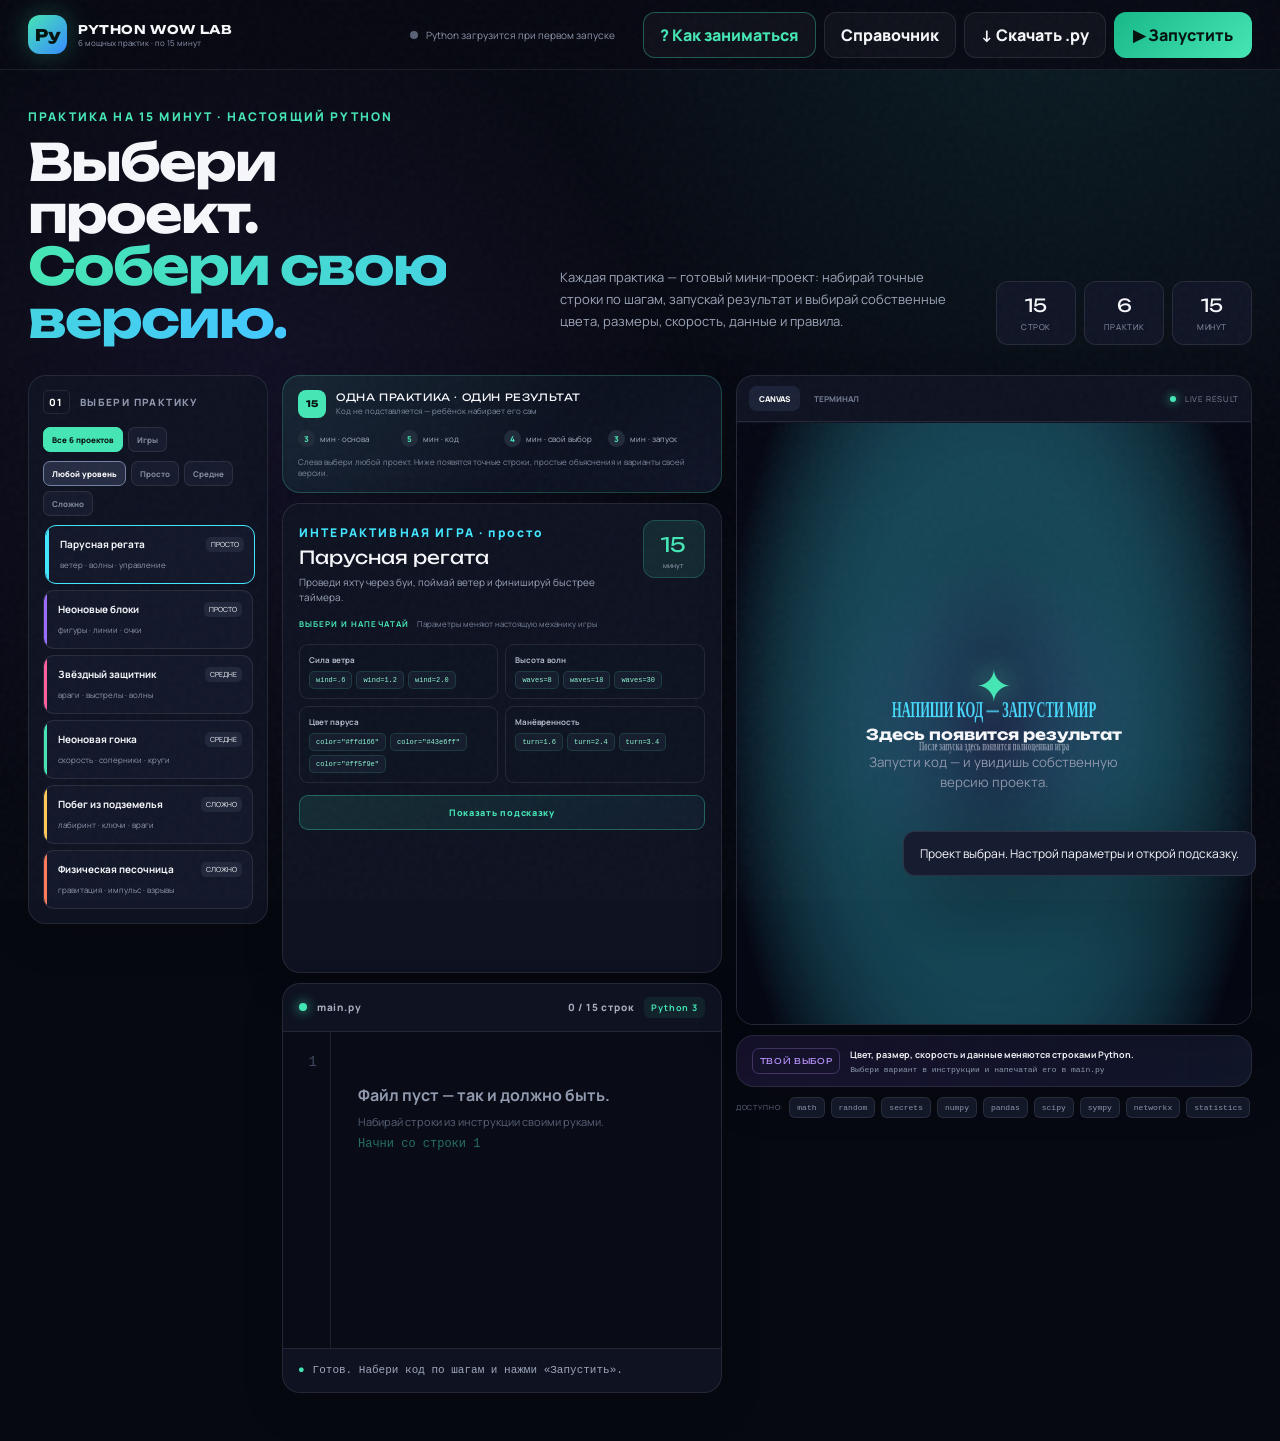
<file: index.html>
<!doctype html>
<html lang="ru">
<head>
  <meta charset="utf-8">
  <meta name="viewport" content="width=device-width,initial-scale=1,viewport-fit=cover">
  <meta name="theme-color" content="#070912">
  <title>Python WOW Lab — практики на 15 минут</title>
  <meta name="description" content="6 интерактивных практик на настоящем Python: игры, управление и живой результат.">
  <link rel="stylesheet" href="styles.css">
</head>
<body class="python-only">
  <div class="noise"></div>
  <header class="py-topbar">
    <div class="py-brand"><span>Py</span><div><b>PYTHON WOW LAB</b><small><span id="brandPracticeTotal">6</span> мощных практик · по 15 минут</small></div></div>
    <div class="py-runtime"><i id="runtimeDot"></i><span id="runtimeLabel">Python загрузится при первом запуске</span></div>
    <div class="py-top-actions"><button class="ghost guide-button" id="pythonGuide">? Как заниматься</button><button class="ghost" id="pythonDocs">Справочник</button><button class="ghost" id="exportPython">↓ Скачать .py</button><button class="run-button mint-run" id="runPython">▶ Запустить</button></div>
  </header>
  <main class="py-app">
    <section class="py-intro">
      <div><span class="mode-label mint-text">ПРАКТИКА НА 15 МИНУТ · НАСТОЯЩИЙ PYTHON</span><h1>Выбери проект.<br><em>Собери свою версию.</em></h1></div>
      <p>Каждая практика — готовый мини-проект: набирай точные строки по шагам, запускай результат и выбирай собственные цвета, размеры, скорость, данные и правила.</p>
      <div class="intro-stats"><b>15<span>строк</span></b><b id="practiceTotal">6<span>практик</span></b><b>15<span>минут</span></b></div>
    </section>
    <section class="py-workspace">
      <aside class="mission-panel panel">
        <div class="panel-title"><span>01</span> ВЫБЕРИ ПРАКТИКУ</div>
        <div class="mission-filters" id="missionFilters"><button class="active" data-filter="all">Все 6 проектов</button><button data-filter="games">Игры</button></div>
        <div class="difficulty-tabs" id="difficultyFilters"><button class="active" data-level="all">Любой уровень</button><button data-level="easy">Просто</button><button data-level="medium">Средне</button><button data-level="hard">Сложно</button></div>
        <div id="missionList" class="mission-list"></div>
      </aside>
      <section class="coding-column">
        <div class="lesson-guide panel">
          <div class="guide-title"><span>15</span><div><b>ОДНА ПРАКТИКА · ОДИН РЕЗУЛЬТАТ</b><small>Код не подставляется — ребёнок набирает его сам</small></div></div>
          <div class="guide-steps"><span><i>3</i> мин · основа</span><span><i>5</i> мин · код</span><span><i>4</i> мин · свой выбор</span><span><i>3</i> мин · запуск</span></div>
          <p>Слева выбери любой проект. Ниже появятся точные строки, простые объяснения и варианты своей версии.</p>
        </div>
        <div class="mission-brief panel" id="missionBrief"><div class="brief-empty"><span>←</span><div><b>Выбери практику слева</b><small>Получишь точные строки, объяснение каждой части и варианты своей версии.</small></div></div></div>
        <div class="python-editor panel pro-editor">
          <div class="editor-bar"><span><i></i> main.py</span><div><span id="pythonLineCount">0 / 15 строк</span><b>Python 3</b></div></div>
          <div class="empty-code-hint" id="emptyCodeHint"><strong>Файл пуст — так и должно быть.</strong><span>Набирай строки из инструкции своими руками.</span><code>Начни со строки 1</code></div>
          <div class="code-wrap"><pre id="lineNumbers">1</pre><textarea id="pythonCode" spellcheck="false" aria-label="Код Python" placeholder=""></textarea></div>
          <div id="pythonConsole" class="console"><span>●</span> Готов. Набери код по шагам и нажми «Запустить».</div>
        </div>
      </section>
      <section class="result-column">
        <div class="result-shell panel">
          <div class="result-switch"><div><button class="active" data-result="canvas">CANVAS</button><button data-result="terminal">ТЕРМИНАЛ</button></div><span><i></i> LIVE RESULT</span></div>
          <div id="canvasResult" class="result-pane active"><canvas id="pythonCanvas" width="900" height="560" tabindex="0" aria-label="Игровое поле"></canvas><div class="python-empty-preview" id="pythonEmptyPreview"><span>✦</span><b>Здесь появится результат</b><small>Запусти код — и увидишь собственную версию проекта.</small></div></div>
          <div id="terminalResult" class="result-pane"><pre id="terminalOutput"><span>python@wow:~$</span> Жду твою программу…</pre></div>
        </div>
        <div class="code-only-note panel"><span>ТВОЙ ВЫБОР</span><b>Цвет, размер, скорость и данные меняются строками Python.</b><code>Выбери вариант в инструкции и напечатай его в main.py</code></div>
        <div class="library-strip"><span>ДОСТУПНО:</span><code>math</code><code>random</code><code>secrets</code><code>numpy</code><code>pandas</code><code>scipy</code><code>sympy</code><code>networkx</code><code>statistics</code><code>wow</code></div>
      </section>
    </section>
  </main>
  <dialog id="guideDialog" class="py-docs practice-help"><div class="dialog-head"><div><span>ФОРМАТ ЗАНЯТИЯ</span><h2>Как проходит практика</h2></div><button id="closeGuide">×</button></div><div class="practice-help-grid"><article><i>1</i><b>Выбери проект</b><p>Слева шесть законченных игровых проектов с настоящим управлением и целью.</p></article><article><i>2</i><b>Открой подсказку</b><p>Нажми «Показать подсказку», когда готов набирать точные строки. Код сам не вставляется.</p></article><article><i>3</i><b>Сделай свою версию</b><p>Меняй ветер, скорость, врагов, физику, размеры мира и цвета прямо в Python.</p></article><article><i>4</i><b>Играй</b><p>Запусти код, кликни по игре и управляй клавишами. R начинает заново.</p></article></div></dialog>
  <dialog id="docsDialog" class="py-docs"><div class="dialog-head"><div><span>PYTHON + WOW API</span><h2>Справочник команд</h2></div><button id="closeDocs">×</button></div><div class="docs-grid"><article><b>Графика</b><code>background(a, b)</code><code>particle(x, y, color, size)</code><code>orb(x, y, radius, color)</code><code>ring(x, y, radius, color)</code><code>wave(points, color, width)</code></article><article><b>Миры</b><code>stars(count)</code><code>grid(color, horizon)</code><code>building(x, y, w, h, color)</code><code>sun(x, y, radius, color)</code><code>bloom(strength)</code></article><article><b>Параметры</b><code>color = "red"</code><code>size = 5</code><code>speed = 1.8</code><code>count = 160</code><code>glow = 20</code></article><article><b>Цвета</b><code>"red" · "blue" · "gold"</code><code>"cyan" · "lime" · "violet"</code><code>"#43e6ff" · "#ff5f9e"</code></article><article><b>Python</b><code>for i in range(count):</code><code>if score &gt; 10:</code><code>random.randint(0, 900)</code><code>math.sin(angle)</code></article><article><b>Ошибки</b><code>SyntaxError — проверь знаки</code><code>NameError — проверь имя</code><code>IndentationError — проверь отступ</code></article></div></dialog>
  <div id="toast" class="toast"></div>
  <script type="module" src="python-app.js"></script>
</body>
</html>
</file>
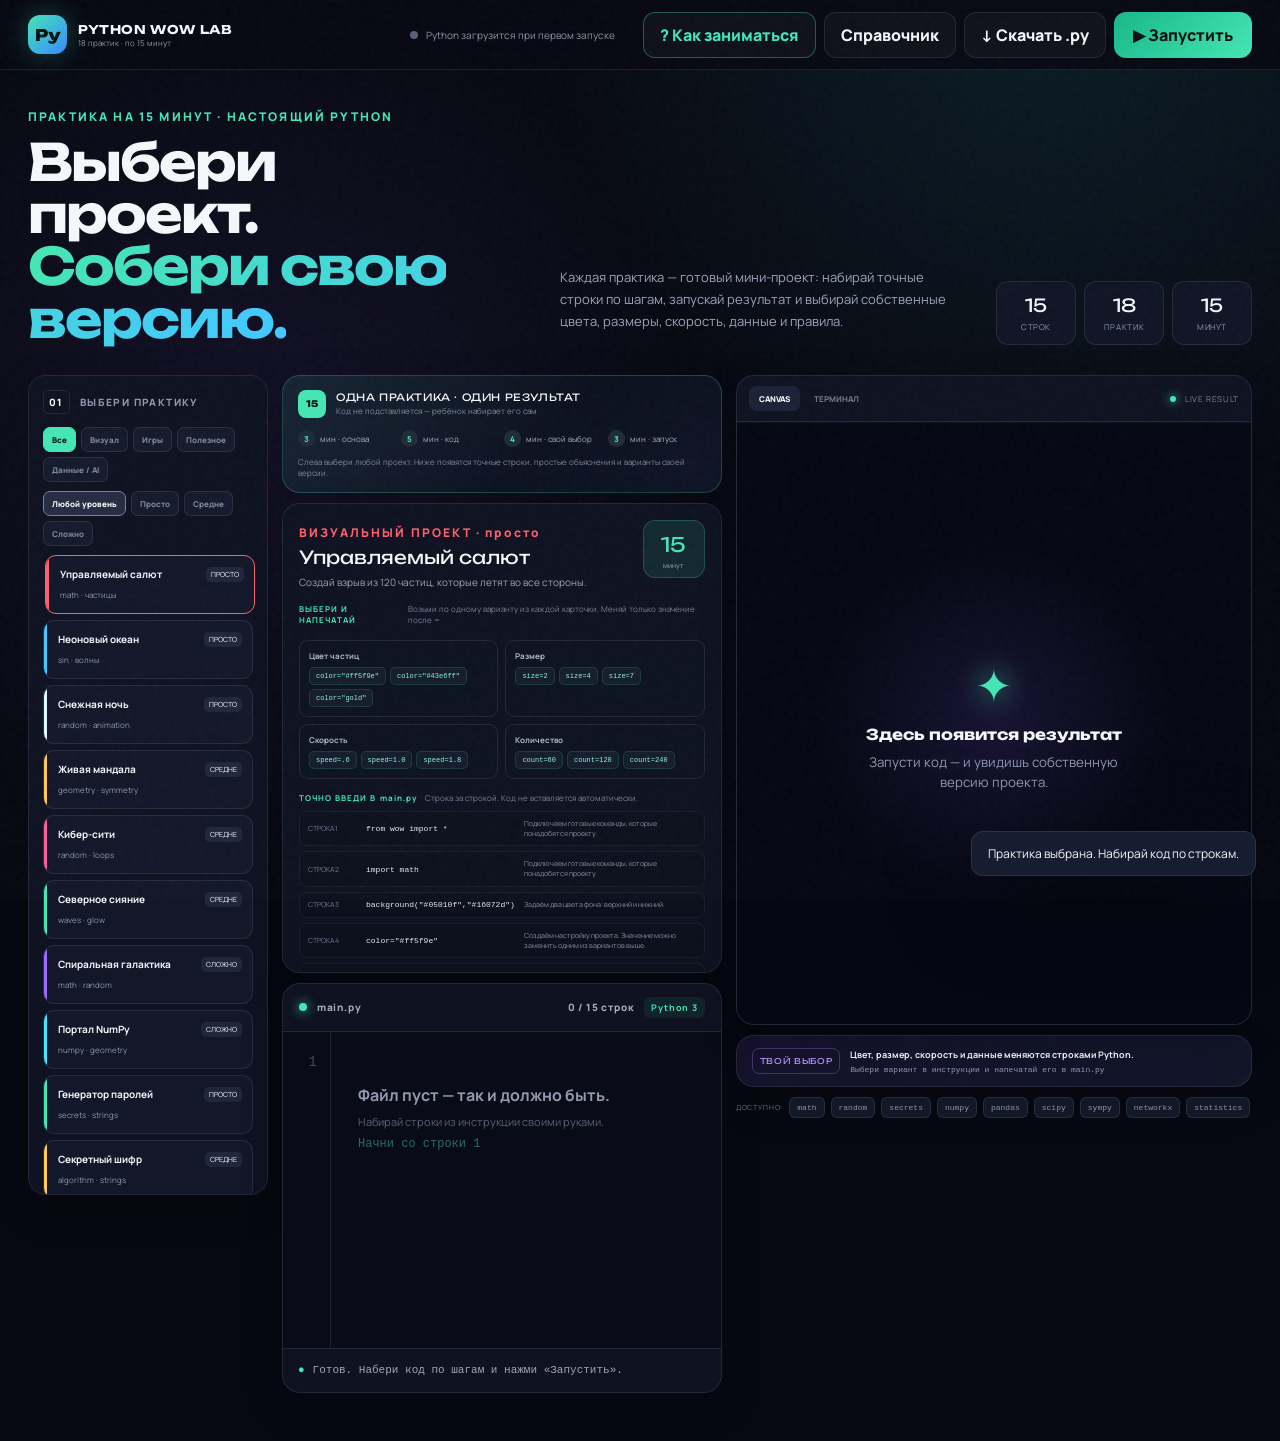
<file: python-wow-lab/index.html>
<!doctype html>
<html lang="ru">
<head>
  <meta charset="utf-8">
  <meta name="viewport" content="width=device-width,initial-scale=1,viewport-fit=cover">
  <meta name="theme-color" content="#070912">
  <title>Python WOW Lab — практики на 15 минут</title>
  <meta name="description" content="18 коротких практик на настоящем Python: точные инструкции, выбор параметров и живой результат.">
  <link rel="stylesheet" href="styles.css">
</head>
<body class="python-only">
  <div class="noise"></div>
  <header class="py-topbar">
    <div class="py-brand"><span>Py</span><div><b>PYTHON WOW LAB</b><small>18 практик · по 15 минут</small></div></div>
    <div class="py-runtime"><i id="runtimeDot"></i><span id="runtimeLabel">Python загрузится при первом запуске</span></div>
    <div class="py-top-actions"><button class="ghost guide-button" id="pythonGuide">? Как заниматься</button><button class="ghost" id="pythonDocs">Справочник</button><button class="ghost" id="exportPython">↓ Скачать .py</button><button class="run-button mint-run" id="runPython">▶ Запустить</button></div>
  </header>
  <main class="py-app">
    <section class="py-intro">
      <div><span class="mode-label mint-text">ПРАКТИКА НА 15 МИНУТ · НАСТОЯЩИЙ PYTHON</span><h1>Выбери проект.<br><em>Собери свою версию.</em></h1></div>
      <p>Каждая практика — готовый мини-проект: набирай точные строки по шагам, запускай результат и выбирай собственные цвета, размеры, скорость, данные и правила.</p>
      <div class="intro-stats"><b>15<span>строк</span></b><b>18<span>практик</span></b><b>15<span>минут</span></b></div>
    </section>
    <section class="py-workspace">
      <aside class="mission-panel panel">
        <div class="panel-title"><span>01</span> ВЫБЕРИ ПРАКТИКУ</div>
        <div class="mission-filters" id="missionFilters"><button class="active" data-filter="all">Все</button><button data-filter="visual">Визуал</button><button data-filter="games">Игры</button><button data-filter="useful">Полезное</button><button data-filter="data">Данные / AI</button></div>
        <div class="difficulty-tabs" id="difficultyFilters"><button class="active" data-level="all">Любой уровень</button><button data-level="easy">Просто</button><button data-level="medium">Средне</button><button data-level="hard">Сложно</button></div>
        <div id="missionList" class="mission-list"></div>
      </aside>
      <section class="coding-column">
        <div class="lesson-guide panel">
          <div class="guide-title"><span>15</span><div><b>ОДНА ПРАКТИКА · ОДИН РЕЗУЛЬТАТ</b><small>Код не подставляется — ребёнок набирает его сам</small></div></div>
          <div class="guide-steps"><span><i>3</i> мин · основа</span><span><i>5</i> мин · код</span><span><i>4</i> мин · свой выбор</span><span><i>3</i> мин · запуск</span></div>
          <p>Слева выбери любой проект. Ниже появятся точные строки, простые объяснения и варианты своей версии.</p>
        </div>
        <div class="mission-brief panel" id="missionBrief"><div class="brief-empty"><span>←</span><div><b>Выбери практику слева</b><small>Получишь точные строки, объяснение каждой части и варианты своей версии.</small></div></div></div>
        <div class="python-editor panel pro-editor">
          <div class="editor-bar"><span><i></i> main.py</span><div><span id="pythonLineCount">0 / 15 строк</span><b>Python 3</b></div></div>
          <div class="empty-code-hint" id="emptyCodeHint"><strong>Файл пуст — так и должно быть.</strong><span>Набирай строки из инструкции своими руками.</span><code>Начни со строки 1</code></div>
          <div class="code-wrap"><pre id="lineNumbers">1</pre><textarea id="pythonCode" spellcheck="false" aria-label="Код Python" placeholder=""></textarea></div>
          <div id="pythonConsole" class="console"><span>●</span> Готов. Набери код по шагам и нажми «Запустить».</div>
        </div>
      </section>
      <section class="result-column">
        <div class="result-shell panel">
          <div class="result-switch"><div><button class="active" data-result="canvas">CANVAS</button><button data-result="terminal">ТЕРМИНАЛ</button></div><span><i></i> LIVE RESULT</span></div>
          <div id="canvasResult" class="result-pane active"><canvas id="pythonCanvas" width="900" height="560"></canvas><div class="python-empty-preview" id="pythonEmptyPreview"><span>✦</span><b>Здесь появится результат</b><small>Запусти код — и увидишь собственную версию проекта.</small></div></div>
          <div id="terminalResult" class="result-pane"><pre id="terminalOutput"><span>python@wow:~$</span> Жду твою программу…</pre></div>
        </div>
        <div class="code-only-note panel"><span>ТВОЙ ВЫБОР</span><b>Цвет, размер, скорость и данные меняются строками Python.</b><code>Выбери вариант в инструкции и напечатай его в main.py</code></div>
        <div class="library-strip"><span>ДОСТУПНО:</span><code>math</code><code>random</code><code>secrets</code><code>numpy</code><code>pandas</code><code>scipy</code><code>sympy</code><code>networkx</code><code>statistics</code><code>wow</code></div>
      </section>
    </section>
  </main>
  <dialog id="guideDialog" class="py-docs practice-help"><div class="dialog-head"><div><span>ФОРМАТ ЗАНЯТИЯ</span><h2>Как проходит практика</h2></div><button id="closeGuide">×</button></div><div class="practice-help-grid"><article><i>1</i><b>Выбери проект</b><p>Слева есть 18 разных практик: визуальные эффекты, игры, полезные программы и анализ данных.</p></article><article><i>2</i><b>Набирай по строкам</b><p>Инструкция показывает точный код и сразу объясняет результат. Готовый код в редактор не вставляется.</p></article><article><i>3</i><b>Сделай свою версию</b><p>В блоке «Выбери и напечатай» возьми один из вариантов цвета, размера, скорости, текста или данных.</p></article><article><i>4</i><b>Запусти</b><p>Нажми «Запустить». Если есть ошибка, Python покажет строку — исправь её и попробуй ещё раз.</p></article></div></dialog>
  <dialog id="docsDialog" class="py-docs"><div class="dialog-head"><div><span>PYTHON + WOW API</span><h2>Справочник команд</h2></div><button id="closeDocs">×</button></div><div class="docs-grid"><article><b>Графика</b><code>background(a, b)</code><code>particle(x, y, color, size)</code><code>orb(x, y, radius, color)</code><code>ring(x, y, radius, color)</code><code>wave(points, color, width)</code></article><article><b>Миры</b><code>stars(count)</code><code>grid(color, horizon)</code><code>building(x, y, w, h, color)</code><code>sun(x, y, radius, color)</code><code>bloom(strength)</code></article><article><b>Параметры</b><code>color = "red"</code><code>size = 5</code><code>speed = 1.8</code><code>count = 160</code><code>glow = 20</code></article><article><b>Цвета</b><code>"red" · "blue" · "gold"</code><code>"cyan" · "lime" · "violet"</code><code>"#43e6ff" · "#ff5f9e"</code></article><article><b>Python</b><code>for i in range(count):</code><code>if score &gt; 10:</code><code>random.randint(0, 900)</code><code>math.sin(angle)</code></article><article><b>Ошибки</b><code>SyntaxError — проверь знаки</code><code>NameError — проверь имя</code><code>IndentationError — проверь отступ</code></article></div></dialog>
  <div id="toast" class="toast"></div>
  <script type="module" src="python-app.js"></script>
</body>
</html>
</file>
<file: styles.css>
@import url('https://fonts.googleapis.com/css2?family=Manrope:wght@400;600;700;800&family=Unbounded:wght@600;700&display=swap');
:root{--bg:#070912;--panel:#0e1221;--panel2:#14192b;--line:rgba(255,255,255,.09);--text:#f6f7fb;--muted:#8f97ad;--coral:#ff5f6d;--violet:#8b5cf6;--mint:#45e6b5;--cyan:#43c9ff;--yellow:#ffc857;--radius:18px;--shadow:0 28px 90px rgba(0,0,0,.42)}
*{box-sizing:border-box}html{background:var(--bg);color-scheme:dark;scroll-behavior:smooth}body{margin:0;background:radial-gradient(circle at 75% 12%,rgba(91,64,179,.15),transparent 25%),var(--bg);color:var(--text);font-family:Manrope,Arial,sans-serif;min-height:100vh;overflow-x:hidden}button,input,select,textarea{font:inherit}button{color:inherit}.noise{position:fixed;inset:0;pointer-events:none;z-index:99;opacity:.12;background-image:url("data:image/svg+xml,%3Csvg viewBox='0 0 180 180' xmlns='http://www.w3.org/2000/svg'%3E%3Cfilter id='n'%3E%3CfeTurbulence type='fractalNoise' baseFrequency='.9' numOctaves='3' stitchTiles='stitch'/%3E%3C/filter%3E%3Crect width='100%25' height='100%25' filter='url(%23n)' opacity='.25'/%3E%3C/svg%3E")}
.topbar{height:76px;display:flex;align-items:center;gap:28px;padding:0 34px;border-bottom:1px solid var(--line);background:rgba(7,9,18,.78);backdrop-filter:blur(18px);position:sticky;top:0;z-index:50}.brand{display:flex;align-items:center;gap:12px;background:none;border:0;font-family:Unbounded;font-size:14px;cursor:pointer;letter-spacing:.06em}.brand-mark{display:grid;place-items:center;width:34px;height:34px;border-radius:10px;background:linear-gradient(135deg,var(--coral),var(--violet));box-shadow:0 0 26px rgba(139,92,246,.4)}.studio-tabs{display:flex;gap:4px;margin:auto}.studio-tabs button{display:flex;align-items:center;gap:8px;background:none;border:0;border-radius:10px;padding:10px 14px;font-weight:700;color:var(--muted);cursor:pointer}.studio-tabs button:hover,.studio-tabs button.active{background:rgba(255,255,255,.06);color:white}.dot{width:7px;height:7px;border-radius:50%;display:block}.coral{background:var(--coral)}.violet{background:var(--violet)}.mint{background:var(--mint)}.cyan{background:var(--cyan)}.top-actions{display:flex;gap:8px}.ghost,.primary,.run-button{border:1px solid var(--line);border-radius:12px;padding:11px 16px;background:rgba(255,255,255,.035);font-weight:800;cursor:pointer;transition:.2s}.ghost:hover{border-color:rgba(255,255,255,.25);background:rgba(255,255,255,.08)}.primary{border:0;background:linear-gradient(135deg,var(--coral),#9b5cff);box-shadow:0 10px 30px rgba(139,92,246,.25)}.primary:hover,.run-button:hover{transform:translateY(-2px);filter:brightness(1.08)}.small{padding:10px 14px}.view{display:none;min-height:calc(100vh - 76px)}.view.active{display:block;animation:viewIn .45s ease both}@keyframes viewIn{from{opacity:0;transform:translateY(8px)}}
.home-view{position:relative;padding:78px clamp(24px,6vw,92px) 90px;overflow:hidden}.hero-copy{width:min(650px,52vw);position:relative;z-index:3}.eyebrow,.mode-label{font-size:12px;font-weight:800;letter-spacing:.18em;color:#aab1c5}.eyebrow{display:flex;align-items:center;gap:10px}.eyebrow span{width:34px;height:2px;background:var(--coral)}.hero-copy h1{font-family:Unbounded;font-size:clamp(48px,6.1vw,92px);line-height:1.03;margin:25px 0;letter-spacing:-.045em}.hero-copy h1 em{font-style:normal;background:linear-gradient(90deg,var(--coral),#b56dff 70%);-webkit-background-clip:text;color:transparent}.hero-copy>p{font-size:18px;line-height:1.7;color:#aab1c5;max-width:620px}.hero-actions{display:flex;gap:12px;margin:34px 0}.hero-btn{padding:16px 22px}.hero-btn span{margin-left:20px}.proof{display:flex;gap:38px;margin-top:45px}.proof div{display:flex;flex-direction:column;gap:4px}.proof b{font-family:Unbounded;font-size:16px}.proof span{font-size:12px;color:var(--muted)}.hero-demo{position:absolute;right:4vw;top:98px;width:43vw;max-width:680px;transform:perspective(1300px) rotateY(-7deg) rotateX(2deg);z-index:2}.demo-window{height:490px;border:1px solid rgba(255,255,255,.15);border-radius:22px;background:#11152a;box-shadow:var(--shadow),0 0 80px rgba(139,92,246,.15);overflow:hidden;position:relative}.window-bar{height:42px;padding:0 14px;display:flex;align-items:center;gap:7px;border-bottom:1px solid var(--line);background:#0b0e1b}.window-bar span,.browser-bar>i{width:9px;height:9px;border-radius:50%;background:#ff6170}.window-bar span:nth-child(2),.browser-bar>i:nth-child(2){background:#ffc857}.window-bar span:nth-child(3),.browser-bar>i:nth-child(3){background:#45e6b5}.window-bar small{margin:auto;color:#8f97ad}.demo-stage{position:absolute;left:34%;right:0;top:42px;bottom:0;background:linear-gradient(#111638,#141329 60%,#292047);overflow:hidden}.demo-stage:before{content:"";position:absolute;inset:0;background-image:radial-gradient(white 1px,transparent 1px);background-size:45px 45px;opacity:.18}.planet-glow{position:absolute;width:220px;height:220px;border-radius:50%;right:-35px;top:20px;background:radial-gradient(circle at 35% 30%,#ffc5d0,var(--coral) 35%,#5b235a 70%);box-shadow:0 0 60px rgba(255,95,109,.35)}.pixel-hero{position:absolute;left:120px;bottom:90px;width:44px;height:60px;background:#f3f3ff;border:7px solid #24263d;border-radius:10px;animation:bob 1.3s ease-in-out infinite}.pixel-hero i{position:absolute;width:8px;height:8px;background:var(--cyan);top:12px}.pixel-hero i:first-child{left:6px}.pixel-hero i:nth-child(2){right:6px}.pixel-hero i:nth-child(3){left:12px;top:36px;width:12px;height:4px}.gem{position:absolute;color:var(--cyan);text-shadow:0 0 18px var(--cyan);font-size:27px;animation:float 1.8s ease-in-out infinite}.g1{left:210px;bottom:130px}.g2{left:300px;bottom:215px;animation-delay:.4s}.platform{height:20px;position:absolute;background:linear-gradient(#7d6cff,#3b326e);border-radius:6px;box-shadow:0 6px 0 #251e4d}.p1{left:65px;right:20px;bottom:55px}.p2{width:140px;right:55px;bottom:165px}.floating-script{position:absolute;left:18px;top:75px;width:220px}.mini-block{padding:11px 13px;border-radius:8px;margin-bottom:5px;font-size:13px;font-weight:800;box-shadow:0 6px 20px rgba(0,0,0,.2)}.mini-block.event{background:#f4b63c}.mini-block.control{background:#f08a2d}.mini-block.motion{background:#5f78f5}.mini-block.looks{background:#a65af5}.mini-block.indent{margin-left:18px}.run-pill{position:absolute;right:16px;bottom:16px;background:rgba(7,9,18,.82);border:1px solid rgba(69,230,181,.4);color:var(--mint);font-size:10px;font-weight:800;letter-spacing:.1em;padding:9px 12px;border-radius:99px}.hero-orbit{position:absolute;border:1px solid rgba(139,92,246,.14);border-radius:50%;pointer-events:none}.orbit-one{width:700px;height:700px;right:-100px;top:-210px}.orbit-two{width:520px;height:520px;right:-10px;top:-115px}.studio-cards{position:relative;z-index:4;display:grid;grid-template-columns:repeat(4,1fr);gap:14px;margin-top:100px}.studio-card{text-align:left;border:1px solid var(--line);border-radius:18px;padding:20px;background:rgba(14,18,33,.84);cursor:pointer;min-height:230px;display:flex;flex-direction:column;transition:.25s}.studio-card:hover{transform:translateY(-6px);border-color:rgba(255,255,255,.2);box-shadow:0 18px 50px rgba(0,0,0,.3)}.card-icon{font-family:Unbounded;font-size:22px;width:54px;height:54px;display:grid;place-items:center;border-radius:15px;margin-bottom:25px;background:rgba(255,255,255,.06)}.studio-card small{font-size:10px;letter-spacing:.12em;color:var(--muted)}.studio-card h2{font-size:20px;margin:8px 0}.studio-card p{font-size:13px;line-height:1.55;color:var(--muted);margin:0}.studio-card>span{margin-top:auto;font-size:12px;font-weight:800}.coral-card .card-icon,.coral-card>span{color:var(--coral)}.violet-card .card-icon,.violet-card>span{color:#aa85ff}.mint-card .card-icon,.mint-card>span{color:var(--mint)}.cyan-card .card-icon,.cyan-card>span{color:var(--cyan)}
@keyframes float{50%{transform:translateY(-10px)}}@keyframes bob{50%{transform:translateY(-7px)}}
.studio-view{padding:26px 30px 40px}.studio-head{display:flex;align-items:flex-end;justify-content:space-between;margin-bottom:22px}.studio-head h1{font-family:Unbounded;margin:7px 0 0;font-size:26px}.back{background:none;border:0;color:var(--muted);padding:0;margin:0 0 14px;cursor:pointer}.coral-text{color:var(--coral)}.violet-text{color:#aa85ff}.mint-text{color:var(--mint)}.cyan-text{color:var(--cyan)}.head-actions{display:flex;gap:8px}.run-button{border:0;background:linear-gradient(135deg,var(--coral),#ff8b54);padding:12px 19px}.violet-run{background:linear-gradient(135deg,var(--violet),#b263f4)}.mint-run{background:linear-gradient(135deg,#16b889,#45e6b5);color:#03120d}.cyan-run{background:linear-gradient(135deg,#1daade,#53d6ff);color:#03131b}.panel{background:var(--panel);border:1px solid var(--line);border-radius:var(--radius);box-shadow:0 14px 40px rgba(0,0,0,.18)}.editor-grid{display:grid;grid-template-columns:238px minmax(420px,1fr) 300px;gap:14px;height:calc(100vh - 184px);min-height:620px}.toolbox,.code-panel,.world-tools,.inspector,.web-tools,.layers{padding:16px;overflow:auto}.panel-title{font-size:10px;letter-spacing:.14em;color:var(--muted);font-weight:800;display:flex;gap:10px;align-items:center;margin-bottom:13px}.panel-title span{color:white;border:1px solid var(--line);padding:4px 5px;border-radius:5px}.gap{margin-top:24px}.asset-grid{display:grid;grid-template-columns:1fr 1fr;gap:8px}.asset-grid button{border:1px solid var(--line);background:#151a2d;border-radius:12px;min-height:82px;display:flex;flex-direction:column;align-items:center;justify-content:center;gap:6px;cursor:pointer}.asset-grid button:hover{border-color:var(--coral);transform:translateY(-2px)}.asset{font-size:23px}.slime-icon{color:var(--mint);text-shadow:0 0 10px var(--mint)}.gem-icon{color:var(--cyan);text-shadow:0 0 10px var(--cyan)}.platform-icon{color:#8b7cff}.spike-icon{color:var(--coral)}.asset-grid span{font-size:11px;color:#b5bbcb}.draw-own{width:100%;margin-top:8px;padding:11px;border:1px dashed rgba(255,255,255,.18);border-radius:10px;background:none;color:#b7bdcc;cursor:pointer}.object-list{display:flex;flex-direction:column;gap:6px}.object-row{display:flex;align-items:center;gap:8px;width:100%;border:1px solid transparent;background:#151a2d;border-radius:10px;padding:9px;cursor:pointer}.object-row.active{border-color:var(--coral)}.object-row small{margin-left:auto;color:var(--muted)}.stage-column{display:flex;flex-direction:column;min-width:0}.stage-toolbar,.result-bar,.editor-bar{display:flex;justify-content:space-between;align-items:center;height:40px;color:#a6adbe;font-size:10px;font-weight:800;letter-spacing:.08em}.stage-toolbar b{color:#697289;margin-left:6px}.icon-btn{width:28px;height:28px;border:1px solid var(--line);border-radius:7px;background:#111627;color:#657089;cursor:pointer}.icon-btn.active{color:white;border-color:rgba(255,255,255,.25)}.game-frame{position:relative;flex:1;min-height:450px;border:1px solid var(--line);border-radius:15px;overflow:hidden;background:#10162f;box-shadow:var(--shadow)}#game2d{width:100%;height:100%;display:block;touch-action:none}.stage-hud{position:absolute;left:12px;right:12px;top:12px;display:flex;justify-content:space-between;pointer-events:none;font-size:11px;font-weight:800;text-shadow:0 2px 8px #000}.play-badge{position:absolute;left:12px;bottom:12px;background:rgba(5,7,14,.75);border:1px solid var(--line);padding:7px 10px;border-radius:8px;font-size:9px;letter-spacing:.1em}.play-badge.running{color:var(--mint);border-color:rgba(69,230,181,.5)}.tip{display:flex;gap:12px;margin-top:10px;background:rgba(255,255,255,.035);border:1px solid var(--line);padding:11px 14px;border-radius:11px;font-size:12px;color:#9da5b8}.tip span{color:var(--yellow);font-size:16px}.tip b{color:white}.code-panel{padding:0}.code-tabs{display:flex;border-bottom:1px solid var(--line);padding:0 10px}.code-tabs button{flex:1;padding:13px 4px;border:0;background:none;color:#70798f;font-size:10px;font-weight:800;cursor:pointer}.code-tabs button.active{color:white;border-bottom:2px solid var(--coral)}.selected-actor{padding:13px 15px;font-size:12px;font-weight:800;border-bottom:1px solid var(--line)}.block-categories{display:flex;flex-direction:column;gap:7px;padding:14px}.block-categories button{border:0;border-radius:9px;padding:11px 12px;text-align:left;font-size:11px;font-weight:800;cursor:pointer;box-shadow:inset -2px -3px rgba(0,0,0,.15)}.block-categories button:hover{filter:brightness(1.12);transform:translateX(3px)}.block-categories .motion{background:#546fe7}.block-categories .control{background:#e98a2f}.block-categories .looks{background:#9e57df}.block-categories .variables{background:#df5b90}.block-categories b{background:rgba(255,255,255,.22);padding:2px 5px;border-radius:4px}.script-title{display:flex;justify-content:space-between;padding:12px 14px 8px;font-size:9px;letter-spacing:.1em;color:#737d94;border-top:1px solid var(--line)}.script-title button{border:0;background:none;color:#8f97ad;font-size:9px;cursor:pointer}.script-area{padding:8px 14px 18px;display:flex;flex-direction:column;gap:5px}.empty-script{text-align:center;border:1px dashed var(--line);border-radius:10px;padding:25px 8px;color:#626b80;font-size:11px}.script-block{padding:10px 11px;border-radius:8px;font-size:11px;font-weight:800;cursor:pointer}.script-block.motion{background:#546fe7}.script-block.control{background:#e98a2f}.script-block.looks{background:#9e57df}.script-block.variables{background:#df5b90}
.world-layout{display:grid;grid-template-columns:230px 1fr 240px;gap:14px;height:calc(100vh - 184px);min-height:650px}.asset-grid.models button{font-size:24px}.asset-grid.models span{font-size:10px}.compact{padding:0}.script-3d{margin-top:10px;min-height:100px;border:1px dashed var(--line);border-radius:10px;padding:9px;display:flex;flex-direction:column;gap:6px}.script-3d small{color:#687187}.script-3d .script-block{font-size:10px}.world-frame{border:1px solid var(--line);border-radius:var(--radius);overflow:hidden;position:relative;background:radial-gradient(circle at 50% 30%,#303669,#111426 55%);box-shadow:var(--shadow)}#world3d{position:absolute;inset:0}#world3d canvas{width:100%;height:100%;display:block}.world-overlay{position:absolute;bottom:14px;left:14px;right:14px;display:flex;justify-content:space-between;pointer-events:none;font-size:9px;color:#c5cada;text-shadow:0 2px 5px #000}.world-overlay b{color:var(--mint);letter-spacing:.1em}.world-object-label{position:absolute;top:14px;left:14px;background:rgba(7,9,18,.78);border:1px solid var(--line);padding:8px 11px;border-radius:9px;font-size:10px;font-weight:800}.inspector label,.web-tools label{display:flex;flex-direction:column;gap:7px;font-size:10px;color:#929bad;margin-bottom:13px}.inspector input,.web-tools input,.web-tools select{width:100%;border:1px solid var(--line);border-radius:9px;padding:9px;background:#151a2d;color:white}.triple{display:grid;grid-template-columns:repeat(3,1fr);gap:5px}.danger{width:100%;border:1px solid rgba(255,95,109,.3);color:#ff7885;background:rgba(255,95,109,.07);padding:10px;border-radius:9px;cursor:pointer}.tip.mini{font-size:10px;margin-top:20px}
.python-layout{display:grid;grid-template-columns:1fr 1fr;gap:14px;height:calc(100vh - 184px);min-height:640px}.python-editor,.python-result{overflow:hidden;border-radius:var(--radius)}.editor-bar,.result-bar{padding:0 16px;border-bottom:1px solid var(--line);height:48px}.editor-bar i,.result-bar i{display:inline-block;width:8px;height:8px;border-radius:50%;background:var(--mint);box-shadow:0 0 12px var(--mint);margin-right:7px}.code-wrap{display:grid;grid-template-columns:48px 1fr;height:calc(100% - 88px);background:#090c17}.code-wrap pre{margin:0;padding:18px 13px;text-align:right;color:#3f4960;font:14px/1.8 ui-monospace,Consolas,monospace;border-right:1px solid var(--line);user-select:none}.code-wrap textarea{resize:none;border:0;outline:0;padding:18px;background:transparent;color:#e7eaff;font:14px/1.8 ui-monospace,Consolas,monospace;tab-size:4;white-space:pre}.console{height:40px;display:flex;align-items:center;padding:0 15px;gap:8px;font:11px ui-monospace,monospace;color:#9da6ba;border-top:1px solid var(--line)}.console span{color:var(--mint)}.console.error{color:#ff8d98}.console.error span{color:var(--coral)}.python-result{border:1px solid var(--line);background:var(--panel);display:flex;flex-direction:column}.python-result canvas{width:100%;height:calc(100% - 100px);background:#07091a}.command-help{height:52px;display:flex;align-items:center;gap:8px;padding:0 14px;overflow:auto;border-top:1px solid var(--line);font-size:10px;color:#7d869a}.command-help code{background:#171c30;padding:5px 7px;border-radius:6px;color:#aeb7ca;white-space:nowrap}
.python-pro-layout{display:grid;grid-template-columns:225px minmax(360px,.9fr) minmax(440px,1.1fr);gap:14px;height:calc(100vh - 184px);min-height:650px}.python-presets{padding:16px;overflow:auto}.runtime-badge{display:flex;align-items:center;gap:10px;background:linear-gradient(135deg,rgba(69,230,181,.1),rgba(67,201,255,.04));border:1px solid rgba(69,230,181,.2);padding:12px;border-radius:12px}.runtime-badge>span{width:10px;height:10px;border-radius:50%;background:#596176;box-shadow:0 0 0 5px rgba(255,255,255,.03)}.runtime-badge>span.loading{background:var(--yellow);box-shadow:0 0 18px var(--yellow)}.runtime-badge>span.ready{background:var(--mint);box-shadow:0 0 18px var(--mint)}.runtime-badge>span.error{background:var(--coral);box-shadow:0 0 18px var(--coral)}.runtime-badge div{display:flex;flex-direction:column;gap:2px}.runtime-badge b{font-size:12px}.runtime-badge small{font-size:9px;color:var(--muted)}.python-examples{display:flex;flex-direction:column;gap:7px}.python-example{position:relative;text-align:left;border:1px solid var(--line);background:#151a2d;border-radius:11px;padding:11px 11px 11px 15px;cursor:pointer;overflow:hidden}.python-example:before{content:"";position:absolute;left:0;top:0;bottom:0;width:3px;background:var(--example)}.python-example:hover{border-color:var(--example);transform:translateX(2px)}.python-example b{display:block;font-size:11px}.python-example span{font-size:9px;color:var(--muted)}.library-cloud{display:flex;flex-wrap:wrap;gap:6px}.library-cloud span{font:9px ui-monospace,monospace;background:#151a2d;border:1px solid var(--line);padding:6px 8px;border-radius:7px;color:#a8b1c7}.python-note{font-size:9px;line-height:1.55;color:#737d94;margin-top:15px}.pro-editor{position:relative;display:flex;flex-direction:column}.pro-editor .editor-bar div{display:flex;align-items:center;gap:10px}.pro-editor .editor-bar b{font-size:9px;color:var(--mint);background:rgba(69,230,181,.08);padding:4px 7px;border-radius:6px}.pro-editor .code-wrap{height:auto;flex:1;min-height:0}.pro-editor .console{flex:0 0 44px}.empty-code-hint{position:absolute;left:75px;top:100px;z-index:2;pointer-events:none;display:flex;flex-direction:column;gap:8px;color:#596176}.empty-code-hint strong{color:#929aaf;font-size:16px}.empty-code-hint span{font-size:11px}.empty-code-hint code{font-size:12px;color:rgba(69,230,181,.45)}.empty-code-hint.hidden{display:none}.pro-result{position:relative}.pro-result canvas{height:calc(100% - 100px)}.python-empty-preview{position:absolute;inset:49px 0 52px;display:flex;flex-direction:column;align-items:center;justify-content:center;gap:9px;text-align:center;background:radial-gradient(circle,rgba(139,92,246,.13),transparent 45%);pointer-events:none}.python-empty-preview span{font-size:45px;color:var(--mint);text-shadow:0 0 30px var(--mint)}.python-empty-preview b{font-family:Unbounded;font-size:15px}.python-empty-preview small{max-width:300px;color:var(--muted);line-height:1.5}.python-empty-preview.hidden{display:none}.console.loading{color:var(--yellow)}.console.success{color:var(--mint)}
.web-layout{display:grid;grid-template-columns:235px 1fr 220px;gap:14px;height:calc(100vh - 184px);min-height:650px}.web-blocks{display:flex;flex-direction:column;gap:7px}.web-blocks button{display:flex;align-items:center;gap:10px;border:1px solid var(--line);background:#151a2d;border-radius:11px;padding:10px;text-align:left;cursor:pointer}.web-blocks button:hover{border-color:var(--cyan)}.web-blocks i{width:34px;height:34px;display:grid;place-items:center;border-radius:9px;background:rgba(67,201,255,.1);color:var(--cyan);font-style:normal;font-weight:800}.web-blocks span{display:flex;flex-direction:column}.web-blocks b{font-size:11px}.web-blocks small{font-size:9px;color:var(--muted)}.switch-row{flex-direction:row!important;align-items:center;justify-content:space-between}.switch-row input{width:auto!important}.browser-shell{background:#cbd1dc;border-radius:18px;padding:0 8px 8px;overflow:hidden;box-shadow:var(--shadow);transition:.35s;justify-self:stretch}.browser-shell.mobile{width:390px;justify-self:center}.browser-bar{height:40px;display:flex;align-items:center;gap:6px;padding:0 10px}.browser-bar div{margin:auto;background:#e7eaf0;color:#596172;border-radius:7px;padding:5px 18px;font-size:9px;min-width:45%;text-align:center}.browser-shell iframe{display:block;width:100%;height:calc(100% - 40px);border:0;border-radius:11px;background:white}.layer-list{display:flex;flex-direction:column;gap:7px}.layer-row{display:grid;grid-template-columns:1fr auto;gap:5px;align-items:center;background:#151a2d;border:1px solid var(--line);padding:10px;border-radius:10px;font-size:10px}.layer-row div{display:flex;gap:3px}.layer-row button{border:0;background:#20263a;border-radius:5px;color:#a4adbf;cursor:pointer}.layer-row .remove{color:#ff7784}
dialog{border:1px solid rgba(255,255,255,.16);border-radius:20px;background:#101426;color:white;padding:20px;box-shadow:var(--shadow);width:420px}dialog::backdrop{background:rgba(2,3,8,.78);backdrop-filter:blur(7px)}.dialog-head{display:flex;justify-content:space-between}.dialog-head span{font-size:9px;letter-spacing:.15em;color:var(--coral)}.dialog-head h2{margin:5px 0 14px;font-family:Unbounded;font-size:20px}.dialog-head button{background:none;border:0;font-size:28px;cursor:pointer}#drawCanvas{display:block;width:100%;background:#fff;border-radius:12px;cursor:crosshair;image-rendering:pixelated}.draw-controls{display:flex;align-items:center;gap:8px;margin-top:12px}.draw-controls .primary{margin-left:auto}.toast{position:fixed;right:24px;bottom:24px;z-index:100;background:#171d30;border:1px solid var(--line);border-radius:12px;padding:13px 16px;box-shadow:var(--shadow);font-size:12px;transform:translateY(80px);opacity:0;transition:.3s}.toast.show{transform:none;opacity:1}
.python-only{background:radial-gradient(circle at 82% 0,rgba(38,172,163,.12),transparent 28%),radial-gradient(circle at 20% 30%,rgba(139,92,246,.09),transparent 30%),#070912}.py-topbar{height:70px;display:flex;align-items:center;gap:28px;padding:0 28px;border-bottom:1px solid var(--line);background:rgba(7,9,18,.86);backdrop-filter:blur(18px);position:sticky;top:0;z-index:40}.py-brand{display:flex;align-items:center;gap:11px}.py-brand>span{display:grid;place-items:center;width:39px;height:39px;border-radius:12px;background:linear-gradient(135deg,#45e6b5,#368aff);color:#03130e;font-family:Unbounded;font-weight:800;box-shadow:0 0 28px rgba(69,230,181,.28)}.py-brand div{display:flex;flex-direction:column}.py-brand b{font-family:Unbounded;font-size:12px;letter-spacing:.05em}.py-brand small{color:var(--muted);font-size:8px}.py-runtime{margin-left:auto;display:flex;align-items:center;gap:8px;color:#8d96aa;font-size:10px}.py-runtime i{width:8px;height:8px;border-radius:50%;background:#596176}.py-runtime i.loading{background:var(--yellow);box-shadow:0 0 16px var(--yellow)}.py-runtime i.ready{background:var(--mint);box-shadow:0 0 16px var(--mint)}.py-runtime i.error{background:var(--coral);box-shadow:0 0 16px var(--coral)}.py-top-actions{display:flex;gap:8px}.py-app{padding:34px 28px 48px;max-width:1800px;margin:auto}.py-intro{display:grid;grid-template-columns:1fr .8fr auto;align-items:end;gap:48px;margin-bottom:30px}.py-intro h1{font-family:Unbounded;font-size:clamp(32px,4vw,62px);line-height:1.02;letter-spacing:-.04em;margin:10px 0 0}.py-intro h1 em{font-style:normal;background:linear-gradient(90deg,var(--mint),var(--cyan));-webkit-background-clip:text;color:transparent}.py-intro>p{color:#9ca5b9;line-height:1.7;font-size:13px;max-width:610px}.intro-stats{display:flex;gap:8px}.intro-stats b{min-width:80px;background:#101526;border:1px solid var(--line);border-radius:12px;padding:12px;font:18px Unbounded;text-align:center}.intro-stats span{display:block;font:8px Manrope;color:var(--muted);margin-top:5px;text-transform:uppercase;letter-spacing:.08em}.py-workspace{display:grid;grid-template-columns:240px minmax(400px,.92fr) minmax(480px,1.08fr);gap:14px;height:calc(100vh - 230px);min-height:690px}.mission-panel{padding:14px;overflow:auto}.mission-filters,.difficulty-tabs{display:flex;flex-wrap:wrap;gap:5px;margin-bottom:9px}.mission-filters button,.difficulty-tabs button{border:1px solid var(--line);background:#151a2c;border-radius:7px;color:#7e879c;padding:6px 8px;font-size:8px;font-weight:800;cursor:pointer}.mission-filters button.active{color:#07130f;background:var(--mint);border-color:var(--mint)}.difficulty-tabs button.active{color:white;border-color:#7380a3;background:#252c43}.mission-list{display:flex;flex-direction:column;gap:6px}.mission-card{position:relative;text-align:left;border:1px solid var(--line);background:#121729;border-radius:11px;padding:11px 10px 10px 14px;cursor:pointer;overflow:hidden}.mission-card:before{content:"";position:absolute;left:0;top:0;bottom:0;width:3px;background:var(--mission)}.mission-card:hover,.mission-card.active{border-color:var(--mission);transform:translateX(2px)}.mission-card b{font-size:10px;display:block}.mission-card span{font-size:8px;color:var(--muted)}.mission-card small{float:right;font-size:7px;padding:3px 5px;border-radius:5px;background:#20273b;text-transform:uppercase}.coding-column,.result-column{display:flex;flex-direction:column;gap:10px;min-width:0}.mission-brief{min-height:126px;padding:15px}.brief-empty{height:94px;display:flex;align-items:center;gap:14px;color:#687287}.brief-empty>span{font-size:25px;color:var(--mint)}.brief-empty div{display:flex;flex-direction:column;gap:4px}.brief-empty b{color:#aeb6c9;font-size:12px}.brief-empty small{font-size:9px}.brief-content{display:grid;grid-template-columns:1fr auto;gap:12px}.brief-content h2{font:16px Unbounded;margin:3px 0 8px}.brief-content p{font-size:10px;line-height:1.5;color:#9aa3b7;margin:0}.brief-tags{display:flex;gap:5px;margin-top:9px}.brief-tags span{font-size:7px;background:#1a2034;border:1px solid var(--line);padding:4px 6px;border-radius:5px}.brief-content ol{margin:0;padding-left:18px;color:#7f899f;font-size:9px;line-height:1.6;width:180px}.coding-column .pro-editor{flex:1;height:auto}.result-shell{flex:1;min-height:440px;overflow:hidden;position:relative}.result-switch{height:46px;display:flex;align-items:center;justify-content:space-between;padding:0 12px;border-bottom:1px solid var(--line)}.result-switch>div{display:flex;gap:4px}.result-switch button{border:0;border-radius:7px;background:none;color:#6f788d;padding:7px 10px;font-size:8px;font-weight:800;cursor:pointer}.result-switch button.active{background:#1b2237;color:white}.result-switch>span{font-size:8px;color:#7e879c;letter-spacing:.08em}.result-switch i{display:inline-block;width:6px;height:6px;border-radius:50%;background:var(--mint);box-shadow:0 0 10px var(--mint);margin-right:6px}.result-pane{display:none;position:absolute;inset:47px 0 0}.result-pane.active{display:block}.result-pane canvas{width:100%;height:100%;display:block;background:#050713}.python-empty-preview{inset:0}.result-pane#terminalResult{background:#080b14;overflow:auto;padding:22px}.result-pane#terminalResult pre{margin:0;white-space:pre-wrap;color:#cfe7dd;font:12px/1.7 ui-monospace,Consolas,monospace}.result-pane#terminalResult pre span{color:var(--mint)}.live-controls{padding:13px 15px}.controls-head{display:flex;justify-content:space-between;align-items:center;margin-bottom:10px}.controls-head div{display:flex;flex-direction:column}.controls-head span{font-size:8px;letter-spacing:.14em;color:var(--mint);font-weight:800}.controls-head b{font-size:9px;margin-top:2px}.controls-head button{border:0;background:none;color:#778197;font-size:8px;cursor:pointer}.control-grid{display:grid;grid-template-columns:90px repeat(4,1fr);gap:10px}.control-grid label{font-size:8px;color:#7f899e}.control-grid label:first-child{display:flex;flex-direction:column;gap:6px}.control-grid input[type=color]{width:100%;height:28px;border:0;background:none}.control-grid input[type=range]{width:100%;accent-color:var(--mint)}.control-grid output{float:right;color:#cbd2df}.library-strip{display:flex;gap:6px;align-items:center;overflow:auto;white-space:nowrap}.library-strip span{font-size:7px;letter-spacing:.12em;color:#657087}.library-strip code{font-size:8px;background:#131829;border:1px solid var(--line);padding:5px 7px;border-radius:6px;color:#8993a8}.py-docs{width:min(720px,90vw)}.docs-grid{display:grid;grid-template-columns:repeat(3,1fr);gap:10px}.docs-grid article{background:#151a2d;border:1px solid var(--line);padding:13px;border-radius:11px}.docs-grid b{display:block;font-size:11px;margin-bottom:10px}.docs-grid code{display:block;font-size:9px;color:#9eabc3;margin:6px 0}
@media(max-width:1250px){.py-intro{grid-template-columns:1fr 1fr}.intro-stats{display:none}.py-workspace{grid-template-columns:220px 1fr;height:auto}.result-column{grid-column:2}.coding-column .pro-editor,.result-shell{height:600px;flex:none}}
@media(max-width:760px){.py-topbar{padding:0 12px}.py-brand small,.py-runtime,.py-top-actions .ghost{display:none}.py-top-actions{margin-left:auto}.py-app{padding:24px 12px}.py-intro{display:block}.py-intro>p{font-size:11px}.py-workspace{display:block}.mission-panel,.mission-brief,.coding-column .pro-editor,.result-shell,.live-controls{margin-bottom:10px}.mission-panel{max-height:480px}.coding-column .pro-editor,.result-shell{height:580px}.control-grid{grid-template-columns:1fr 1fr}.docs-grid{grid-template-columns:1fr}.py-intro h1{font-size:36px}}
@media(max-width:1100px){.top-actions .ghost{display:none}.hero-demo{opacity:.45;right:-12vw}.hero-copy{width:70vw}.studio-cards{grid-template-columns:1fr 1fr}.editor-grid{grid-template-columns:200px 1fr}.code-panel{grid-column:1/-1;height:360px}.editor-grid{height:auto}.world-layout,.web-layout{grid-template-columns:210px 1fr}.inspector,.layers{grid-column:1/-1}.python-layout{grid-template-columns:1fr;height:auto}.python-editor,.python-result{height:650px}.python-pro-layout{grid-template-columns:210px 1fr;height:auto}.python-presets{grid-row:span 2}.pro-editor,.pro-result{height:620px}}
@media(max-width:740px){.topbar{height:62px;padding:0 14px}.brand span:last-child,.studio-tabs,.top-actions{display:none}.home-view{padding:55px 18px}.hero-copy{width:auto}.hero-copy h1{font-size:43px}.hero-copy>p{font-size:15px}.hero-demo{display:none}.proof{gap:15px}.proof span{font-size:9px}.studio-cards{grid-template-columns:1fr;margin-top:55px}.studio-card{min-height:190px}.studio-view{padding:18px 12px}.studio-head{align-items:flex-start;gap:15px}.studio-head h1{font-size:19px}.head-actions .ghost{display:none}.editor-grid,.world-layout,.web-layout{display:block;height:auto}.toolbox,.world-tools,.web-tools{margin-bottom:10px}.stage-column,.world-frame,.browser-shell{height:620px;margin-bottom:10px}.code-panel,.inspector,.layers{height:auto}.asset-grid{grid-template-columns:repeat(3,1fr)}.python-layout,.python-pro-layout{display:block}.python-editor,.python-result,.pro-editor,.pro-result{height:570px;margin-bottom:10px}.python-presets{margin-bottom:10px}.browser-shell.mobile{width:100%}.hero-actions{flex-direction:column}.proof b{font-size:12px}.python-head{flex-direction:column}.python-head .head-actions{width:100%;justify-content:flex-end}}
@media(prefers-reduced-motion:reduce){*,*:before,*:after{animation:none!important;transition:none!important}}

/* Code-first lesson flow */
.lesson-guide{padding:14px 15px;background:linear-gradient(135deg,rgba(69,230,181,.1),rgba(67,201,255,.035) 58%,#111629);border-color:rgba(69,230,181,.24)}
.guide-title{display:flex;align-items:center;gap:10px}.guide-title>span{display:grid;place-items:center;width:28px;height:28px;border-radius:8px;background:var(--mint);color:#05130f;font:800 9px Unbounded}.guide-title div{display:flex;flex-direction:column}.guide-title b{font:10px Unbounded;letter-spacing:.06em}.guide-title small{color:#7f8da2;font-size:8px;margin-top:2px}
.guide-steps{display:grid;grid-template-columns:repeat(4,1fr);gap:5px;margin:12px 0 9px}.guide-steps span{display:flex;align-items:center;gap:5px;color:#a7b1c4;font-size:8px}.guide-steps i{display:grid;place-items:center;width:17px;height:17px;border-radius:50%;background:#202a39;color:var(--mint);font-style:normal;font-weight:800}
.code-parameters{display:flex;flex-wrap:wrap;gap:5px}.code-parameters code{padding:5px 7px;border:1px solid rgba(69,230,181,.18);border-radius:6px;background:#091512;color:#8ff7d5;font-size:8px}.lesson-guide p{margin:8px 0 0;color:#7f899e;font-size:8px}.lesson-guide p code{color:#c8d2e6}
.code-only-note{display:grid;grid-template-columns:auto 1fr;gap:4px 10px;align-items:center;padding:12px 15px;background:linear-gradient(90deg,rgba(139,92,246,.12),#111629)}.code-only-note span{grid-row:1/3;color:#b995ff;border:1px solid rgba(185,149,255,.28);border-radius:7px;padding:7px;font:8px Unbounded;letter-spacing:.08em}.code-only-note b{font-size:9px}.code-only-note code{color:#8f9ab0;font-size:8px}
.guide-button{border-color:rgba(69,230,181,.35)!important;color:var(--mint)!important}.mission-brief{min-height:220px}.mission-plan{width:280px;max-height:188px;overflow:auto;padding:10px 12px;border-radius:9px;background:#0c1420;border:1px solid rgba(69,230,181,.14)}.mission-plan>b{display:block;position:sticky;top:-10px;background:#0c1420;color:var(--mint);font-size:7px;letter-spacing:.14em;padding:5px 0;margin-bottom:3px}.mission-plan ol{width:auto!important;margin:0!important;padding-left:17px!important}.line-guide li{padding:4px 0;border-bottom:1px solid rgba(255,255,255,.045);color:#aab4c7;line-height:1.45}.line-guide li::marker{color:var(--mint);font-weight:800}
.student-guide{width:min(880px,94vw)}.student-guide-grid{display:grid;grid-template-columns:1fr 1fr;gap:9px}.student-guide-grid article{display:flex;gap:12px;padding:14px;border-radius:12px;background:#12182a;border:1px solid var(--line)}.student-guide-grid i{display:grid;place-items:center;flex:0 0 34px;height:34px;border-radius:10px;background:rgba(69,230,181,.12);color:var(--mint);font:800 9px Unbounded}.student-guide-grid b{font-size:11px}.student-guide-grid p{margin:5px 0 0;color:#8e99ae;font-size:9px;line-height:1.55}.student-guide-grid code,.challenge-rule code{color:#92f4d4;background:#0b1515;padding:2px 4px;border-radius:4px}.challenge-rule{display:flex;gap:14px;align-items:center;margin-top:10px;padding:14px;border:1px solid rgba(255,200,87,.22);border-radius:12px;background:rgba(255,200,87,.06)}.challenge-rule b{color:var(--yellow);font:9px Unbounded;white-space:nowrap}.challenge-rule span{font-size:9px;color:#a4adbe}
.beginner-empty button{width:max-content;margin-top:8px;border:0;border-radius:7px;background:rgba(69,230,181,.12);color:var(--mint);padding:7px 9px;font-size:8px;font-weight:800;cursor:pointer}.student-guide{max-height:90vh;overflow:auto}.student-guide .dialog-head p{margin:5px 0 0;color:#8994aa;font-size:10px}.beginner-map{display:grid;grid-template-columns:1fr 1fr;gap:9px}.beginner-step{display:flex;gap:12px;padding:15px;border-radius:12px;background:#12182a;border:1px solid var(--line)}.beginner-step i{display:grid;place-items:center;flex:0 0 36px;height:36px;border-radius:10px;background:rgba(69,230,181,.12);color:var(--mint);font:800 9px Unbounded}.beginner-step b{font-size:11px}.beginner-step p{margin:5px 0 0;color:#9ba6ba;font-size:9px;line-height:1.65}.beginner-step code,.first-practice code{color:#92f4d4;background:#0b1515;padding:2px 4px;border-radius:4px}.beginner-step kbd{display:inline-block;min-width:22px;padding:2px 5px;border-radius:4px;border:1px solid #45516a;background:#222a3d;color:#fff;box-shadow:0 2px 0 #090c14;font:8px Manrope;text-align:center}.first-practice{display:grid;grid-template-columns:1fr 1fr 1fr;gap:12px;align-items:center;margin-top:12px;padding:16px;border-radius:13px;border:1px solid rgba(69,230,181,.22);background:linear-gradient(135deg,rgba(69,230,181,.08),rgba(67,201,255,.04))}.first-practice span{color:var(--mint);font-size:7px;font-weight:800;letter-spacing:.12em}.first-practice h3{margin:5px 0;font:13px Unbounded}.first-practice p,.first-practice li{color:#98a4b8;font-size:8px;line-height:1.55}.first-practice pre{margin:0;padding:12px;border-radius:9px;background:#070b12;line-height:1.8}.first-practice ol{margin:0;padding-left:18px}
@media(max-width:760px){.lesson-guide,.code-only-note{margin-bottom:10px}.guide-steps{grid-template-columns:1fr 1fr}}
@media(max-width:620px){.student-guide-grid,.beginner-map,.first-practice{grid-template-columns:1fr}.mission-plan{width:auto}.brief-content{grid-template-columns:1fr}}

/* 15-minute guided practices */
.py-workspace{height:auto;min-height:820px;align-items:start}.mission-panel{max-height:820px}.coding-column .mission-brief{height:470px;min-height:470px;overflow:auto;flex:none;padding:16px}.coding-column .pro-editor{height:410px;flex:none}.result-shell{height:650px;flex:none}.practice-head{display:flex;justify-content:space-between;gap:14px}.practice-head h2{font:18px Unbounded;margin:4px 0 7px}.practice-head p{font-size:10px;line-height:1.5;color:#9aa4b8;margin:0}.practice-time{flex:0 0 62px;height:58px;border-radius:12px;display:grid;place-items:center;background:rgba(69,230,181,.1);border:1px solid rgba(69,230,181,.22)}.practice-time b{font:20px Unbounded;color:var(--mint);line-height:1;margin-top:7px}.practice-time span{font-size:7px;color:#9aa4b8;margin-top:-7px}.practice-variants,.practice-script{margin-top:13px}.practice-variants>div:first-child,.practice-script>div:first-child{display:flex;align-items:baseline;gap:8px;margin-bottom:8px}.practice-variants>div:first-child b,.practice-script>div:first-child b{font-size:8px;letter-spacing:.13em;color:var(--mint)}.practice-variants>div:first-child span,.practice-script>div:first-child span{font-size:8px;color:#788399}.practice-variants{display:grid;grid-template-columns:repeat(2,1fr);gap:7px}.practice-variants>div:first-child{grid-column:1/-1}.practice-variants article{padding:9px;border-radius:9px;background:#0d1320;border:1px solid var(--line)}.practice-variants article>b{display:block;font-size:8px;color:#aeb8ca;margin-bottom:6px}.practice-variants article div{display:flex;flex-wrap:wrap;gap:4px}.practice-variants article code{padding:4px 6px;border-radius:5px;background:#151d2d;color:#8ff7d5;font-size:7px;border:1px solid rgba(69,230,181,.14)}.practice-script>ol{list-style:none;padding:0;margin:0;display:flex;flex-direction:column;gap:5px}.practice-script li{display:grid;grid-template-columns:50px minmax(150px,.8fr) 1fr;gap:8px;align-items:center;padding:7px 8px;border-radius:8px;background:#0c111d;border:1px solid rgba(255,255,255,.055)}.practice-script li>span{font-size:7px;color:#6e7a91;text-transform:uppercase}.practice-script li>code{white-space:pre;overflow:auto;color:#e5ebf6;font-size:8px}.practice-script li>small{font-size:7px;line-height:1.4;color:#8490a6}.practice-help-grid{display:grid;grid-template-columns:1fr 1fr;gap:10px}.practice-help-grid article{display:grid;grid-template-columns:32px 1fr;gap:4px 10px;padding:14px;border-radius:11px;background:#12182a;border:1px solid var(--line)}.practice-help-grid i{grid-row:1/3;display:grid;place-items:center;width:32px;height:32px;border-radius:9px;background:rgba(69,230,181,.12);color:var(--mint);font:800 9px Unbounded}.practice-help-grid b{font-size:10px}.practice-help-grid p{margin:0;font-size:8px;line-height:1.55;color:#8e99ae}
@media(max-width:760px){.coding-column .mission-brief{height:600px}.practice-variants{grid-template-columns:1fr}.practice-variants>div:first-child{grid-column:auto}.practice-script li{grid-template-columns:44px 1fr}.practice-script li>small{grid-column:2}.practice-help-grid{grid-template-columns:1fr}}
.practice-hint-toggle{width:100%;margin-top:12px;padding:10px 14px;border:1px solid rgba(69,230,181,.32);border-radius:9px;background:linear-gradient(135deg,rgba(69,230,181,.12),rgba(67,201,255,.06));color:var(--mint);font:800 9px Manrope;letter-spacing:.08em;cursor:pointer}.practice-hint-toggle:hover{border-color:var(--mint);transform:translateY(-1px)}.practice-script[hidden]{display:none}
#pythonCanvas{outline:none;cursor:crosshair;transition:filter .2s,box-shadow .2s}#pythonCanvas:focus{filter:saturate(1.08) contrast(1.03);box-shadow:inset 0 0 0 2px rgba(69,230,181,.55),inset 0 0 50px rgba(69,230,181,.08)}.result-shell:has(#pythonCanvas:focus){border-color:rgba(69,230,181,.5);box-shadow:0 0 32px rgba(69,230,181,.1)}
</file>
<file: python-wow-lab/styles.css>
@import url('https://fonts.googleapis.com/css2?family=Manrope:wght@400;600;700;800&family=Unbounded:wght@600;700&display=swap');
:root{--bg:#070912;--panel:#0e1221;--panel2:#14192b;--line:rgba(255,255,255,.09);--text:#f6f7fb;--muted:#8f97ad;--coral:#ff5f6d;--violet:#8b5cf6;--mint:#45e6b5;--cyan:#43c9ff;--yellow:#ffc857;--radius:18px;--shadow:0 28px 90px rgba(0,0,0,.42)}
*{box-sizing:border-box}html{background:var(--bg);color-scheme:dark;scroll-behavior:smooth}body{margin:0;background:radial-gradient(circle at 75% 12%,rgba(91,64,179,.15),transparent 25%),var(--bg);color:var(--text);font-family:Manrope,Arial,sans-serif;min-height:100vh;overflow-x:hidden}button,input,select,textarea{font:inherit}button{color:inherit}.noise{position:fixed;inset:0;pointer-events:none;z-index:99;opacity:.12;background-image:url("data:image/svg+xml,%3Csvg viewBox='0 0 180 180' xmlns='http://www.w3.org/2000/svg'%3E%3Cfilter id='n'%3E%3CfeTurbulence type='fractalNoise' baseFrequency='.9' numOctaves='3' stitchTiles='stitch'/%3E%3C/filter%3E%3Crect width='100%25' height='100%25' filter='url(%23n)' opacity='.25'/%3E%3C/svg%3E")}
.topbar{height:76px;display:flex;align-items:center;gap:28px;padding:0 34px;border-bottom:1px solid var(--line);background:rgba(7,9,18,.78);backdrop-filter:blur(18px);position:sticky;top:0;z-index:50}.brand{display:flex;align-items:center;gap:12px;background:none;border:0;font-family:Unbounded;font-size:14px;cursor:pointer;letter-spacing:.06em}.brand-mark{display:grid;place-items:center;width:34px;height:34px;border-radius:10px;background:linear-gradient(135deg,var(--coral),var(--violet));box-shadow:0 0 26px rgba(139,92,246,.4)}.studio-tabs{display:flex;gap:4px;margin:auto}.studio-tabs button{display:flex;align-items:center;gap:8px;background:none;border:0;border-radius:10px;padding:10px 14px;font-weight:700;color:var(--muted);cursor:pointer}.studio-tabs button:hover,.studio-tabs button.active{background:rgba(255,255,255,.06);color:white}.dot{width:7px;height:7px;border-radius:50%;display:block}.coral{background:var(--coral)}.violet{background:var(--violet)}.mint{background:var(--mint)}.cyan{background:var(--cyan)}.top-actions{display:flex;gap:8px}.ghost,.primary,.run-button{border:1px solid var(--line);border-radius:12px;padding:11px 16px;background:rgba(255,255,255,.035);font-weight:800;cursor:pointer;transition:.2s}.ghost:hover{border-color:rgba(255,255,255,.25);background:rgba(255,255,255,.08)}.primary{border:0;background:linear-gradient(135deg,var(--coral),#9b5cff);box-shadow:0 10px 30px rgba(139,92,246,.25)}.primary:hover,.run-button:hover{transform:translateY(-2px);filter:brightness(1.08)}.small{padding:10px 14px}.view{display:none;min-height:calc(100vh - 76px)}.view.active{display:block;animation:viewIn .45s ease both}@keyframes viewIn{from{opacity:0;transform:translateY(8px)}}
.home-view{position:relative;padding:78px clamp(24px,6vw,92px) 90px;overflow:hidden}.hero-copy{width:min(650px,52vw);position:relative;z-index:3}.eyebrow,.mode-label{font-size:12px;font-weight:800;letter-spacing:.18em;color:#aab1c5}.eyebrow{display:flex;align-items:center;gap:10px}.eyebrow span{width:34px;height:2px;background:var(--coral)}.hero-copy h1{font-family:Unbounded;font-size:clamp(48px,6.1vw,92px);line-height:1.03;margin:25px 0;letter-spacing:-.045em}.hero-copy h1 em{font-style:normal;background:linear-gradient(90deg,var(--coral),#b56dff 70%);-webkit-background-clip:text;color:transparent}.hero-copy>p{font-size:18px;line-height:1.7;color:#aab1c5;max-width:620px}.hero-actions{display:flex;gap:12px;margin:34px 0}.hero-btn{padding:16px 22px}.hero-btn span{margin-left:20px}.proof{display:flex;gap:38px;margin-top:45px}.proof div{display:flex;flex-direction:column;gap:4px}.proof b{font-family:Unbounded;font-size:16px}.proof span{font-size:12px;color:var(--muted)}.hero-demo{position:absolute;right:4vw;top:98px;width:43vw;max-width:680px;transform:perspective(1300px) rotateY(-7deg) rotateX(2deg);z-index:2}.demo-window{height:490px;border:1px solid rgba(255,255,255,.15);border-radius:22px;background:#11152a;box-shadow:var(--shadow),0 0 80px rgba(139,92,246,.15);overflow:hidden;position:relative}.window-bar{height:42px;padding:0 14px;display:flex;align-items:center;gap:7px;border-bottom:1px solid var(--line);background:#0b0e1b}.window-bar span,.browser-bar>i{width:9px;height:9px;border-radius:50%;background:#ff6170}.window-bar span:nth-child(2),.browser-bar>i:nth-child(2){background:#ffc857}.window-bar span:nth-child(3),.browser-bar>i:nth-child(3){background:#45e6b5}.window-bar small{margin:auto;color:#8f97ad}.demo-stage{position:absolute;left:34%;right:0;top:42px;bottom:0;background:linear-gradient(#111638,#141329 60%,#292047);overflow:hidden}.demo-stage:before{content:"";position:absolute;inset:0;background-image:radial-gradient(white 1px,transparent 1px);background-size:45px 45px;opacity:.18}.planet-glow{position:absolute;width:220px;height:220px;border-radius:50%;right:-35px;top:20px;background:radial-gradient(circle at 35% 30%,#ffc5d0,var(--coral) 35%,#5b235a 70%);box-shadow:0 0 60px rgba(255,95,109,.35)}.pixel-hero{position:absolute;left:120px;bottom:90px;width:44px;height:60px;background:#f3f3ff;border:7px solid #24263d;border-radius:10px;animation:bob 1.3s ease-in-out infinite}.pixel-hero i{position:absolute;width:8px;height:8px;background:var(--cyan);top:12px}.pixel-hero i:first-child{left:6px}.pixel-hero i:nth-child(2){right:6px}.pixel-hero i:nth-child(3){left:12px;top:36px;width:12px;height:4px}.gem{position:absolute;color:var(--cyan);text-shadow:0 0 18px var(--cyan);font-size:27px;animation:float 1.8s ease-in-out infinite}.g1{left:210px;bottom:130px}.g2{left:300px;bottom:215px;animation-delay:.4s}.platform{height:20px;position:absolute;background:linear-gradient(#7d6cff,#3b326e);border-radius:6px;box-shadow:0 6px 0 #251e4d}.p1{left:65px;right:20px;bottom:55px}.p2{width:140px;right:55px;bottom:165px}.floating-script{position:absolute;left:18px;top:75px;width:220px}.mini-block{padding:11px 13px;border-radius:8px;margin-bottom:5px;font-size:13px;font-weight:800;box-shadow:0 6px 20px rgba(0,0,0,.2)}.mini-block.event{background:#f4b63c}.mini-block.control{background:#f08a2d}.mini-block.motion{background:#5f78f5}.mini-block.looks{background:#a65af5}.mini-block.indent{margin-left:18px}.run-pill{position:absolute;right:16px;bottom:16px;background:rgba(7,9,18,.82);border:1px solid rgba(69,230,181,.4);color:var(--mint);font-size:10px;font-weight:800;letter-spacing:.1em;padding:9px 12px;border-radius:99px}.hero-orbit{position:absolute;border:1px solid rgba(139,92,246,.14);border-radius:50%;pointer-events:none}.orbit-one{width:700px;height:700px;right:-100px;top:-210px}.orbit-two{width:520px;height:520px;right:-10px;top:-115px}.studio-cards{position:relative;z-index:4;display:grid;grid-template-columns:repeat(4,1fr);gap:14px;margin-top:100px}.studio-card{text-align:left;border:1px solid var(--line);border-radius:18px;padding:20px;background:rgba(14,18,33,.84);cursor:pointer;min-height:230px;display:flex;flex-direction:column;transition:.25s}.studio-card:hover{transform:translateY(-6px);border-color:rgba(255,255,255,.2);box-shadow:0 18px 50px rgba(0,0,0,.3)}.card-icon{font-family:Unbounded;font-size:22px;width:54px;height:54px;display:grid;place-items:center;border-radius:15px;margin-bottom:25px;background:rgba(255,255,255,.06)}.studio-card small{font-size:10px;letter-spacing:.12em;color:var(--muted)}.studio-card h2{font-size:20px;margin:8px 0}.studio-card p{font-size:13px;line-height:1.55;color:var(--muted);margin:0}.studio-card>span{margin-top:auto;font-size:12px;font-weight:800}.coral-card .card-icon,.coral-card>span{color:var(--coral)}.violet-card .card-icon,.violet-card>span{color:#aa85ff}.mint-card .card-icon,.mint-card>span{color:var(--mint)}.cyan-card .card-icon,.cyan-card>span{color:var(--cyan)}
@keyframes float{50%{transform:translateY(-10px)}}@keyframes bob{50%{transform:translateY(-7px)}}
.studio-view{padding:26px 30px 40px}.studio-head{display:flex;align-items:flex-end;justify-content:space-between;margin-bottom:22px}.studio-head h1{font-family:Unbounded;margin:7px 0 0;font-size:26px}.back{background:none;border:0;color:var(--muted);padding:0;margin:0 0 14px;cursor:pointer}.coral-text{color:var(--coral)}.violet-text{color:#aa85ff}.mint-text{color:var(--mint)}.cyan-text{color:var(--cyan)}.head-actions{display:flex;gap:8px}.run-button{border:0;background:linear-gradient(135deg,var(--coral),#ff8b54);padding:12px 19px}.violet-run{background:linear-gradient(135deg,var(--violet),#b263f4)}.mint-run{background:linear-gradient(135deg,#16b889,#45e6b5);color:#03120d}.cyan-run{background:linear-gradient(135deg,#1daade,#53d6ff);color:#03131b}.panel{background:var(--panel);border:1px solid var(--line);border-radius:var(--radius);box-shadow:0 14px 40px rgba(0,0,0,.18)}.editor-grid{display:grid;grid-template-columns:238px minmax(420px,1fr) 300px;gap:14px;height:calc(100vh - 184px);min-height:620px}.toolbox,.code-panel,.world-tools,.inspector,.web-tools,.layers{padding:16px;overflow:auto}.panel-title{font-size:10px;letter-spacing:.14em;color:var(--muted);font-weight:800;display:flex;gap:10px;align-items:center;margin-bottom:13px}.panel-title span{color:white;border:1px solid var(--line);padding:4px 5px;border-radius:5px}.gap{margin-top:24px}.asset-grid{display:grid;grid-template-columns:1fr 1fr;gap:8px}.asset-grid button{border:1px solid var(--line);background:#151a2d;border-radius:12px;min-height:82px;display:flex;flex-direction:column;align-items:center;justify-content:center;gap:6px;cursor:pointer}.asset-grid button:hover{border-color:var(--coral);transform:translateY(-2px)}.asset{font-size:23px}.slime-icon{color:var(--mint);text-shadow:0 0 10px var(--mint)}.gem-icon{color:var(--cyan);text-shadow:0 0 10px var(--cyan)}.platform-icon{color:#8b7cff}.spike-icon{color:var(--coral)}.asset-grid span{font-size:11px;color:#b5bbcb}.draw-own{width:100%;margin-top:8px;padding:11px;border:1px dashed rgba(255,255,255,.18);border-radius:10px;background:none;color:#b7bdcc;cursor:pointer}.object-list{display:flex;flex-direction:column;gap:6px}.object-row{display:flex;align-items:center;gap:8px;width:100%;border:1px solid transparent;background:#151a2d;border-radius:10px;padding:9px;cursor:pointer}.object-row.active{border-color:var(--coral)}.object-row small{margin-left:auto;color:var(--muted)}.stage-column{display:flex;flex-direction:column;min-width:0}.stage-toolbar,.result-bar,.editor-bar{display:flex;justify-content:space-between;align-items:center;height:40px;color:#a6adbe;font-size:10px;font-weight:800;letter-spacing:.08em}.stage-toolbar b{color:#697289;margin-left:6px}.icon-btn{width:28px;height:28px;border:1px solid var(--line);border-radius:7px;background:#111627;color:#657089;cursor:pointer}.icon-btn.active{color:white;border-color:rgba(255,255,255,.25)}.game-frame{position:relative;flex:1;min-height:450px;border:1px solid var(--line);border-radius:15px;overflow:hidden;background:#10162f;box-shadow:var(--shadow)}#game2d{width:100%;height:100%;display:block;touch-action:none}.stage-hud{position:absolute;left:12px;right:12px;top:12px;display:flex;justify-content:space-between;pointer-events:none;font-size:11px;font-weight:800;text-shadow:0 2px 8px #000}.play-badge{position:absolute;left:12px;bottom:12px;background:rgba(5,7,14,.75);border:1px solid var(--line);padding:7px 10px;border-radius:8px;font-size:9px;letter-spacing:.1em}.play-badge.running{color:var(--mint);border-color:rgba(69,230,181,.5)}.tip{display:flex;gap:12px;margin-top:10px;background:rgba(255,255,255,.035);border:1px solid var(--line);padding:11px 14px;border-radius:11px;font-size:12px;color:#9da5b8}.tip span{color:var(--yellow);font-size:16px}.tip b{color:white}.code-panel{padding:0}.code-tabs{display:flex;border-bottom:1px solid var(--line);padding:0 10px}.code-tabs button{flex:1;padding:13px 4px;border:0;background:none;color:#70798f;font-size:10px;font-weight:800;cursor:pointer}.code-tabs button.active{color:white;border-bottom:2px solid var(--coral)}.selected-actor{padding:13px 15px;font-size:12px;font-weight:800;border-bottom:1px solid var(--line)}.block-categories{display:flex;flex-direction:column;gap:7px;padding:14px}.block-categories button{border:0;border-radius:9px;padding:11px 12px;text-align:left;font-size:11px;font-weight:800;cursor:pointer;box-shadow:inset -2px -3px rgba(0,0,0,.15)}.block-categories button:hover{filter:brightness(1.12);transform:translateX(3px)}.block-categories .motion{background:#546fe7}.block-categories .control{background:#e98a2f}.block-categories .looks{background:#9e57df}.block-categories .variables{background:#df5b90}.block-categories b{background:rgba(255,255,255,.22);padding:2px 5px;border-radius:4px}.script-title{display:flex;justify-content:space-between;padding:12px 14px 8px;font-size:9px;letter-spacing:.1em;color:#737d94;border-top:1px solid var(--line)}.script-title button{border:0;background:none;color:#8f97ad;font-size:9px;cursor:pointer}.script-area{padding:8px 14px 18px;display:flex;flex-direction:column;gap:5px}.empty-script{text-align:center;border:1px dashed var(--line);border-radius:10px;padding:25px 8px;color:#626b80;font-size:11px}.script-block{padding:10px 11px;border-radius:8px;font-size:11px;font-weight:800;cursor:pointer}.script-block.motion{background:#546fe7}.script-block.control{background:#e98a2f}.script-block.looks{background:#9e57df}.script-block.variables{background:#df5b90}
.world-layout{display:grid;grid-template-columns:230px 1fr 240px;gap:14px;height:calc(100vh - 184px);min-height:650px}.asset-grid.models button{font-size:24px}.asset-grid.models span{font-size:10px}.compact{padding:0}.script-3d{margin-top:10px;min-height:100px;border:1px dashed var(--line);border-radius:10px;padding:9px;display:flex;flex-direction:column;gap:6px}.script-3d small{color:#687187}.script-3d .script-block{font-size:10px}.world-frame{border:1px solid var(--line);border-radius:var(--radius);overflow:hidden;position:relative;background:radial-gradient(circle at 50% 30%,#303669,#111426 55%);box-shadow:var(--shadow)}#world3d{position:absolute;inset:0}#world3d canvas{width:100%;height:100%;display:block}.world-overlay{position:absolute;bottom:14px;left:14px;right:14px;display:flex;justify-content:space-between;pointer-events:none;font-size:9px;color:#c5cada;text-shadow:0 2px 5px #000}.world-overlay b{color:var(--mint);letter-spacing:.1em}.world-object-label{position:absolute;top:14px;left:14px;background:rgba(7,9,18,.78);border:1px solid var(--line);padding:8px 11px;border-radius:9px;font-size:10px;font-weight:800}.inspector label,.web-tools label{display:flex;flex-direction:column;gap:7px;font-size:10px;color:#929bad;margin-bottom:13px}.inspector input,.web-tools input,.web-tools select{width:100%;border:1px solid var(--line);border-radius:9px;padding:9px;background:#151a2d;color:white}.triple{display:grid;grid-template-columns:repeat(3,1fr);gap:5px}.danger{width:100%;border:1px solid rgba(255,95,109,.3);color:#ff7885;background:rgba(255,95,109,.07);padding:10px;border-radius:9px;cursor:pointer}.tip.mini{font-size:10px;margin-top:20px}
.python-layout{display:grid;grid-template-columns:1fr 1fr;gap:14px;height:calc(100vh - 184px);min-height:640px}.python-editor,.python-result{overflow:hidden;border-radius:var(--radius)}.editor-bar,.result-bar{padding:0 16px;border-bottom:1px solid var(--line);height:48px}.editor-bar i,.result-bar i{display:inline-block;width:8px;height:8px;border-radius:50%;background:var(--mint);box-shadow:0 0 12px var(--mint);margin-right:7px}.code-wrap{display:grid;grid-template-columns:48px 1fr;height:calc(100% - 88px);background:#090c17}.code-wrap pre{margin:0;padding:18px 13px;text-align:right;color:#3f4960;font:14px/1.8 ui-monospace,Consolas,monospace;border-right:1px solid var(--line);user-select:none}.code-wrap textarea{resize:none;border:0;outline:0;padding:18px;background:transparent;color:#e7eaff;font:14px/1.8 ui-monospace,Consolas,monospace;tab-size:4;white-space:pre}.console{height:40px;display:flex;align-items:center;padding:0 15px;gap:8px;font:11px ui-monospace,monospace;color:#9da6ba;border-top:1px solid var(--line)}.console span{color:var(--mint)}.console.error{color:#ff8d98}.console.error span{color:var(--coral)}.python-result{border:1px solid var(--line);background:var(--panel);display:flex;flex-direction:column}.python-result canvas{width:100%;height:calc(100% - 100px);background:#07091a}.command-help{height:52px;display:flex;align-items:center;gap:8px;padding:0 14px;overflow:auto;border-top:1px solid var(--line);font-size:10px;color:#7d869a}.command-help code{background:#171c30;padding:5px 7px;border-radius:6px;color:#aeb7ca;white-space:nowrap}
.python-pro-layout{display:grid;grid-template-columns:225px minmax(360px,.9fr) minmax(440px,1.1fr);gap:14px;height:calc(100vh - 184px);min-height:650px}.python-presets{padding:16px;overflow:auto}.runtime-badge{display:flex;align-items:center;gap:10px;background:linear-gradient(135deg,rgba(69,230,181,.1),rgba(67,201,255,.04));border:1px solid rgba(69,230,181,.2);padding:12px;border-radius:12px}.runtime-badge>span{width:10px;height:10px;border-radius:50%;background:#596176;box-shadow:0 0 0 5px rgba(255,255,255,.03)}.runtime-badge>span.loading{background:var(--yellow);box-shadow:0 0 18px var(--yellow)}.runtime-badge>span.ready{background:var(--mint);box-shadow:0 0 18px var(--mint)}.runtime-badge>span.error{background:var(--coral);box-shadow:0 0 18px var(--coral)}.runtime-badge div{display:flex;flex-direction:column;gap:2px}.runtime-badge b{font-size:12px}.runtime-badge small{font-size:9px;color:var(--muted)}.python-examples{display:flex;flex-direction:column;gap:7px}.python-example{position:relative;text-align:left;border:1px solid var(--line);background:#151a2d;border-radius:11px;padding:11px 11px 11px 15px;cursor:pointer;overflow:hidden}.python-example:before{content:"";position:absolute;left:0;top:0;bottom:0;width:3px;background:var(--example)}.python-example:hover{border-color:var(--example);transform:translateX(2px)}.python-example b{display:block;font-size:11px}.python-example span{font-size:9px;color:var(--muted)}.library-cloud{display:flex;flex-wrap:wrap;gap:6px}.library-cloud span{font:9px ui-monospace,monospace;background:#151a2d;border:1px solid var(--line);padding:6px 8px;border-radius:7px;color:#a8b1c7}.python-note{font-size:9px;line-height:1.55;color:#737d94;margin-top:15px}.pro-editor{position:relative;display:flex;flex-direction:column}.pro-editor .editor-bar div{display:flex;align-items:center;gap:10px}.pro-editor .editor-bar b{font-size:9px;color:var(--mint);background:rgba(69,230,181,.08);padding:4px 7px;border-radius:6px}.pro-editor .code-wrap{height:auto;flex:1;min-height:0}.pro-editor .console{flex:0 0 44px}.empty-code-hint{position:absolute;left:75px;top:100px;z-index:2;pointer-events:none;display:flex;flex-direction:column;gap:8px;color:#596176}.empty-code-hint strong{color:#929aaf;font-size:16px}.empty-code-hint span{font-size:11px}.empty-code-hint code{font-size:12px;color:rgba(69,230,181,.45)}.empty-code-hint.hidden{display:none}.pro-result{position:relative}.pro-result canvas{height:calc(100% - 100px)}.python-empty-preview{position:absolute;inset:49px 0 52px;display:flex;flex-direction:column;align-items:center;justify-content:center;gap:9px;text-align:center;background:radial-gradient(circle,rgba(139,92,246,.13),transparent 45%);pointer-events:none}.python-empty-preview span{font-size:45px;color:var(--mint);text-shadow:0 0 30px var(--mint)}.python-empty-preview b{font-family:Unbounded;font-size:15px}.python-empty-preview small{max-width:300px;color:var(--muted);line-height:1.5}.python-empty-preview.hidden{display:none}.console.loading{color:var(--yellow)}.console.success{color:var(--mint)}
.web-layout{display:grid;grid-template-columns:235px 1fr 220px;gap:14px;height:calc(100vh - 184px);min-height:650px}.web-blocks{display:flex;flex-direction:column;gap:7px}.web-blocks button{display:flex;align-items:center;gap:10px;border:1px solid var(--line);background:#151a2d;border-radius:11px;padding:10px;text-align:left;cursor:pointer}.web-blocks button:hover{border-color:var(--cyan)}.web-blocks i{width:34px;height:34px;display:grid;place-items:center;border-radius:9px;background:rgba(67,201,255,.1);color:var(--cyan);font-style:normal;font-weight:800}.web-blocks span{display:flex;flex-direction:column}.web-blocks b{font-size:11px}.web-blocks small{font-size:9px;color:var(--muted)}.switch-row{flex-direction:row!important;align-items:center;justify-content:space-between}.switch-row input{width:auto!important}.browser-shell{background:#cbd1dc;border-radius:18px;padding:0 8px 8px;overflow:hidden;box-shadow:var(--shadow);transition:.35s;justify-self:stretch}.browser-shell.mobile{width:390px;justify-self:center}.browser-bar{height:40px;display:flex;align-items:center;gap:6px;padding:0 10px}.browser-bar div{margin:auto;background:#e7eaf0;color:#596172;border-radius:7px;padding:5px 18px;font-size:9px;min-width:45%;text-align:center}.browser-shell iframe{display:block;width:100%;height:calc(100% - 40px);border:0;border-radius:11px;background:white}.layer-list{display:flex;flex-direction:column;gap:7px}.layer-row{display:grid;grid-template-columns:1fr auto;gap:5px;align-items:center;background:#151a2d;border:1px solid var(--line);padding:10px;border-radius:10px;font-size:10px}.layer-row div{display:flex;gap:3px}.layer-row button{border:0;background:#20263a;border-radius:5px;color:#a4adbf;cursor:pointer}.layer-row .remove{color:#ff7784}
dialog{border:1px solid rgba(255,255,255,.16);border-radius:20px;background:#101426;color:white;padding:20px;box-shadow:var(--shadow);width:420px}dialog::backdrop{background:rgba(2,3,8,.78);backdrop-filter:blur(7px)}.dialog-head{display:flex;justify-content:space-between}.dialog-head span{font-size:9px;letter-spacing:.15em;color:var(--coral)}.dialog-head h2{margin:5px 0 14px;font-family:Unbounded;font-size:20px}.dialog-head button{background:none;border:0;font-size:28px;cursor:pointer}#drawCanvas{display:block;width:100%;background:#fff;border-radius:12px;cursor:crosshair;image-rendering:pixelated}.draw-controls{display:flex;align-items:center;gap:8px;margin-top:12px}.draw-controls .primary{margin-left:auto}.toast{position:fixed;right:24px;bottom:24px;z-index:100;background:#171d30;border:1px solid var(--line);border-radius:12px;padding:13px 16px;box-shadow:var(--shadow);font-size:12px;transform:translateY(80px);opacity:0;transition:.3s}.toast.show{transform:none;opacity:1}
.python-only{background:radial-gradient(circle at 82% 0,rgba(38,172,163,.12),transparent 28%),radial-gradient(circle at 20% 30%,rgba(139,92,246,.09),transparent 30%),#070912}.py-topbar{height:70px;display:flex;align-items:center;gap:28px;padding:0 28px;border-bottom:1px solid var(--line);background:rgba(7,9,18,.86);backdrop-filter:blur(18px);position:sticky;top:0;z-index:40}.py-brand{display:flex;align-items:center;gap:11px}.py-brand>span{display:grid;place-items:center;width:39px;height:39px;border-radius:12px;background:linear-gradient(135deg,#45e6b5,#368aff);color:#03130e;font-family:Unbounded;font-weight:800;box-shadow:0 0 28px rgba(69,230,181,.28)}.py-brand div{display:flex;flex-direction:column}.py-brand b{font-family:Unbounded;font-size:12px;letter-spacing:.05em}.py-brand small{color:var(--muted);font-size:8px}.py-runtime{margin-left:auto;display:flex;align-items:center;gap:8px;color:#8d96aa;font-size:10px}.py-runtime i{width:8px;height:8px;border-radius:50%;background:#596176}.py-runtime i.loading{background:var(--yellow);box-shadow:0 0 16px var(--yellow)}.py-runtime i.ready{background:var(--mint);box-shadow:0 0 16px var(--mint)}.py-runtime i.error{background:var(--coral);box-shadow:0 0 16px var(--coral)}.py-top-actions{display:flex;gap:8px}.py-app{padding:34px 28px 48px;max-width:1800px;margin:auto}.py-intro{display:grid;grid-template-columns:1fr .8fr auto;align-items:end;gap:48px;margin-bottom:30px}.py-intro h1{font-family:Unbounded;font-size:clamp(32px,4vw,62px);line-height:1.02;letter-spacing:-.04em;margin:10px 0 0}.py-intro h1 em{font-style:normal;background:linear-gradient(90deg,var(--mint),var(--cyan));-webkit-background-clip:text;color:transparent}.py-intro>p{color:#9ca5b9;line-height:1.7;font-size:13px;max-width:610px}.intro-stats{display:flex;gap:8px}.intro-stats b{min-width:80px;background:#101526;border:1px solid var(--line);border-radius:12px;padding:12px;font:18px Unbounded;text-align:center}.intro-stats span{display:block;font:8px Manrope;color:var(--muted);margin-top:5px;text-transform:uppercase;letter-spacing:.08em}.py-workspace{display:grid;grid-template-columns:240px minmax(400px,.92fr) minmax(480px,1.08fr);gap:14px;height:calc(100vh - 230px);min-height:690px}.mission-panel{padding:14px;overflow:auto}.mission-filters,.difficulty-tabs{display:flex;flex-wrap:wrap;gap:5px;margin-bottom:9px}.mission-filters button,.difficulty-tabs button{border:1px solid var(--line);background:#151a2c;border-radius:7px;color:#7e879c;padding:6px 8px;font-size:8px;font-weight:800;cursor:pointer}.mission-filters button.active{color:#07130f;background:var(--mint);border-color:var(--mint)}.difficulty-tabs button.active{color:white;border-color:#7380a3;background:#252c43}.mission-list{display:flex;flex-direction:column;gap:6px}.mission-card{position:relative;text-align:left;border:1px solid var(--line);background:#121729;border-radius:11px;padding:11px 10px 10px 14px;cursor:pointer;overflow:hidden}.mission-card:before{content:"";position:absolute;left:0;top:0;bottom:0;width:3px;background:var(--mission)}.mission-card:hover,.mission-card.active{border-color:var(--mission);transform:translateX(2px)}.mission-card b{font-size:10px;display:block}.mission-card span{font-size:8px;color:var(--muted)}.mission-card small{float:right;font-size:7px;padding:3px 5px;border-radius:5px;background:#20273b;text-transform:uppercase}.coding-column,.result-column{display:flex;flex-direction:column;gap:10px;min-width:0}.mission-brief{min-height:126px;padding:15px}.brief-empty{height:94px;display:flex;align-items:center;gap:14px;color:#687287}.brief-empty>span{font-size:25px;color:var(--mint)}.brief-empty div{display:flex;flex-direction:column;gap:4px}.brief-empty b{color:#aeb6c9;font-size:12px}.brief-empty small{font-size:9px}.brief-content{display:grid;grid-template-columns:1fr auto;gap:12px}.brief-content h2{font:16px Unbounded;margin:3px 0 8px}.brief-content p{font-size:10px;line-height:1.5;color:#9aa3b7;margin:0}.brief-tags{display:flex;gap:5px;margin-top:9px}.brief-tags span{font-size:7px;background:#1a2034;border:1px solid var(--line);padding:4px 6px;border-radius:5px}.brief-content ol{margin:0;padding-left:18px;color:#7f899f;font-size:9px;line-height:1.6;width:180px}.coding-column .pro-editor{flex:1;height:auto}.result-shell{flex:1;min-height:440px;overflow:hidden;position:relative}.result-switch{height:46px;display:flex;align-items:center;justify-content:space-between;padding:0 12px;border-bottom:1px solid var(--line)}.result-switch>div{display:flex;gap:4px}.result-switch button{border:0;border-radius:7px;background:none;color:#6f788d;padding:7px 10px;font-size:8px;font-weight:800;cursor:pointer}.result-switch button.active{background:#1b2237;color:white}.result-switch>span{font-size:8px;color:#7e879c;letter-spacing:.08em}.result-switch i{display:inline-block;width:6px;height:6px;border-radius:50%;background:var(--mint);box-shadow:0 0 10px var(--mint);margin-right:6px}.result-pane{display:none;position:absolute;inset:47px 0 0}.result-pane.active{display:block}.result-pane canvas{width:100%;height:100%;display:block;background:#050713}.python-empty-preview{inset:0}.result-pane#terminalResult{background:#080b14;overflow:auto;padding:22px}.result-pane#terminalResult pre{margin:0;white-space:pre-wrap;color:#cfe7dd;font:12px/1.7 ui-monospace,Consolas,monospace}.result-pane#terminalResult pre span{color:var(--mint)}.live-controls{padding:13px 15px}.controls-head{display:flex;justify-content:space-between;align-items:center;margin-bottom:10px}.controls-head div{display:flex;flex-direction:column}.controls-head span{font-size:8px;letter-spacing:.14em;color:var(--mint);font-weight:800}.controls-head b{font-size:9px;margin-top:2px}.controls-head button{border:0;background:none;color:#778197;font-size:8px;cursor:pointer}.control-grid{display:grid;grid-template-columns:90px repeat(4,1fr);gap:10px}.control-grid label{font-size:8px;color:#7f899e}.control-grid label:first-child{display:flex;flex-direction:column;gap:6px}.control-grid input[type=color]{width:100%;height:28px;border:0;background:none}.control-grid input[type=range]{width:100%;accent-color:var(--mint)}.control-grid output{float:right;color:#cbd2df}.library-strip{display:flex;gap:6px;align-items:center;overflow:auto;white-space:nowrap}.library-strip span{font-size:7px;letter-spacing:.12em;color:#657087}.library-strip code{font-size:8px;background:#131829;border:1px solid var(--line);padding:5px 7px;border-radius:6px;color:#8993a8}.py-docs{width:min(720px,90vw)}.docs-grid{display:grid;grid-template-columns:repeat(3,1fr);gap:10px}.docs-grid article{background:#151a2d;border:1px solid var(--line);padding:13px;border-radius:11px}.docs-grid b{display:block;font-size:11px;margin-bottom:10px}.docs-grid code{display:block;font-size:9px;color:#9eabc3;margin:6px 0}
@media(max-width:1250px){.py-intro{grid-template-columns:1fr 1fr}.intro-stats{display:none}.py-workspace{grid-template-columns:220px 1fr;height:auto}.result-column{grid-column:2}.coding-column .pro-editor,.result-shell{height:600px;flex:none}}
@media(max-width:760px){.py-topbar{padding:0 12px}.py-brand small,.py-runtime,.py-top-actions .ghost{display:none}.py-top-actions{margin-left:auto}.py-app{padding:24px 12px}.py-intro{display:block}.py-intro>p{font-size:11px}.py-workspace{display:block}.mission-panel,.mission-brief,.coding-column .pro-editor,.result-shell,.live-controls{margin-bottom:10px}.mission-panel{max-height:480px}.coding-column .pro-editor,.result-shell{height:580px}.control-grid{grid-template-columns:1fr 1fr}.docs-grid{grid-template-columns:1fr}.py-intro h1{font-size:36px}}
@media(max-width:1100px){.top-actions .ghost{display:none}.hero-demo{opacity:.45;right:-12vw}.hero-copy{width:70vw}.studio-cards{grid-template-columns:1fr 1fr}.editor-grid{grid-template-columns:200px 1fr}.code-panel{grid-column:1/-1;height:360px}.editor-grid{height:auto}.world-layout,.web-layout{grid-template-columns:210px 1fr}.inspector,.layers{grid-column:1/-1}.python-layout{grid-template-columns:1fr;height:auto}.python-editor,.python-result{height:650px}.python-pro-layout{grid-template-columns:210px 1fr;height:auto}.python-presets{grid-row:span 2}.pro-editor,.pro-result{height:620px}}
@media(max-width:740px){.topbar{height:62px;padding:0 14px}.brand span:last-child,.studio-tabs,.top-actions{display:none}.home-view{padding:55px 18px}.hero-copy{width:auto}.hero-copy h1{font-size:43px}.hero-copy>p{font-size:15px}.hero-demo{display:none}.proof{gap:15px}.proof span{font-size:9px}.studio-cards{grid-template-columns:1fr;margin-top:55px}.studio-card{min-height:190px}.studio-view{padding:18px 12px}.studio-head{align-items:flex-start;gap:15px}.studio-head h1{font-size:19px}.head-actions .ghost{display:none}.editor-grid,.world-layout,.web-layout{display:block;height:auto}.toolbox,.world-tools,.web-tools{margin-bottom:10px}.stage-column,.world-frame,.browser-shell{height:620px;margin-bottom:10px}.code-panel,.inspector,.layers{height:auto}.asset-grid{grid-template-columns:repeat(3,1fr)}.python-layout,.python-pro-layout{display:block}.python-editor,.python-result,.pro-editor,.pro-result{height:570px;margin-bottom:10px}.python-presets{margin-bottom:10px}.browser-shell.mobile{width:100%}.hero-actions{flex-direction:column}.proof b{font-size:12px}.python-head{flex-direction:column}.python-head .head-actions{width:100%;justify-content:flex-end}}
@media(prefers-reduced-motion:reduce){*,*:before,*:after{animation:none!important;transition:none!important}}

/* Code-first lesson flow */
.lesson-guide{padding:14px 15px;background:linear-gradient(135deg,rgba(69,230,181,.1),rgba(67,201,255,.035) 58%,#111629);border-color:rgba(69,230,181,.24)}
.guide-title{display:flex;align-items:center;gap:10px}.guide-title>span{display:grid;place-items:center;width:28px;height:28px;border-radius:8px;background:var(--mint);color:#05130f;font:800 9px Unbounded}.guide-title div{display:flex;flex-direction:column}.guide-title b{font:10px Unbounded;letter-spacing:.06em}.guide-title small{color:#7f8da2;font-size:8px;margin-top:2px}
.guide-steps{display:grid;grid-template-columns:repeat(4,1fr);gap:5px;margin:12px 0 9px}.guide-steps span{display:flex;align-items:center;gap:5px;color:#a7b1c4;font-size:8px}.guide-steps i{display:grid;place-items:center;width:17px;height:17px;border-radius:50%;background:#202a39;color:var(--mint);font-style:normal;font-weight:800}
.code-parameters{display:flex;flex-wrap:wrap;gap:5px}.code-parameters code{padding:5px 7px;border:1px solid rgba(69,230,181,.18);border-radius:6px;background:#091512;color:#8ff7d5;font-size:8px}.lesson-guide p{margin:8px 0 0;color:#7f899e;font-size:8px}.lesson-guide p code{color:#c8d2e6}
.code-only-note{display:grid;grid-template-columns:auto 1fr;gap:4px 10px;align-items:center;padding:12px 15px;background:linear-gradient(90deg,rgba(139,92,246,.12),#111629)}.code-only-note span{grid-row:1/3;color:#b995ff;border:1px solid rgba(185,149,255,.28);border-radius:7px;padding:7px;font:8px Unbounded;letter-spacing:.08em}.code-only-note b{font-size:9px}.code-only-note code{color:#8f9ab0;font-size:8px}
.guide-button{border-color:rgba(69,230,181,.35)!important;color:var(--mint)!important}.mission-brief{min-height:220px}.mission-plan{width:280px;max-height:188px;overflow:auto;padding:10px 12px;border-radius:9px;background:#0c1420;border:1px solid rgba(69,230,181,.14)}.mission-plan>b{display:block;position:sticky;top:-10px;background:#0c1420;color:var(--mint);font-size:7px;letter-spacing:.14em;padding:5px 0;margin-bottom:3px}.mission-plan ol{width:auto!important;margin:0!important;padding-left:17px!important}.line-guide li{padding:4px 0;border-bottom:1px solid rgba(255,255,255,.045);color:#aab4c7;line-height:1.45}.line-guide li::marker{color:var(--mint);font-weight:800}
.student-guide{width:min(880px,94vw)}.student-guide-grid{display:grid;grid-template-columns:1fr 1fr;gap:9px}.student-guide-grid article{display:flex;gap:12px;padding:14px;border-radius:12px;background:#12182a;border:1px solid var(--line)}.student-guide-grid i{display:grid;place-items:center;flex:0 0 34px;height:34px;border-radius:10px;background:rgba(69,230,181,.12);color:var(--mint);font:800 9px Unbounded}.student-guide-grid b{font-size:11px}.student-guide-grid p{margin:5px 0 0;color:#8e99ae;font-size:9px;line-height:1.55}.student-guide-grid code,.challenge-rule code{color:#92f4d4;background:#0b1515;padding:2px 4px;border-radius:4px}.challenge-rule{display:flex;gap:14px;align-items:center;margin-top:10px;padding:14px;border:1px solid rgba(255,200,87,.22);border-radius:12px;background:rgba(255,200,87,.06)}.challenge-rule b{color:var(--yellow);font:9px Unbounded;white-space:nowrap}.challenge-rule span{font-size:9px;color:#a4adbe}
.beginner-empty button{width:max-content;margin-top:8px;border:0;border-radius:7px;background:rgba(69,230,181,.12);color:var(--mint);padding:7px 9px;font-size:8px;font-weight:800;cursor:pointer}.student-guide{max-height:90vh;overflow:auto}.student-guide .dialog-head p{margin:5px 0 0;color:#8994aa;font-size:10px}.beginner-map{display:grid;grid-template-columns:1fr 1fr;gap:9px}.beginner-step{display:flex;gap:12px;padding:15px;border-radius:12px;background:#12182a;border:1px solid var(--line)}.beginner-step i{display:grid;place-items:center;flex:0 0 36px;height:36px;border-radius:10px;background:rgba(69,230,181,.12);color:var(--mint);font:800 9px Unbounded}.beginner-step b{font-size:11px}.beginner-step p{margin:5px 0 0;color:#9ba6ba;font-size:9px;line-height:1.65}.beginner-step code,.first-practice code{color:#92f4d4;background:#0b1515;padding:2px 4px;border-radius:4px}.beginner-step kbd{display:inline-block;min-width:22px;padding:2px 5px;border-radius:4px;border:1px solid #45516a;background:#222a3d;color:#fff;box-shadow:0 2px 0 #090c14;font:8px Manrope;text-align:center}.first-practice{display:grid;grid-template-columns:1fr 1fr 1fr;gap:12px;align-items:center;margin-top:12px;padding:16px;border-radius:13px;border:1px solid rgba(69,230,181,.22);background:linear-gradient(135deg,rgba(69,230,181,.08),rgba(67,201,255,.04))}.first-practice span{color:var(--mint);font-size:7px;font-weight:800;letter-spacing:.12em}.first-practice h3{margin:5px 0;font:13px Unbounded}.first-practice p,.first-practice li{color:#98a4b8;font-size:8px;line-height:1.55}.first-practice pre{margin:0;padding:12px;border-radius:9px;background:#070b12;line-height:1.8}.first-practice ol{margin:0;padding-left:18px}
@media(max-width:760px){.lesson-guide,.code-only-note{margin-bottom:10px}.guide-steps{grid-template-columns:1fr 1fr}}
@media(max-width:620px){.student-guide-grid,.beginner-map,.first-practice{grid-template-columns:1fr}.mission-plan{width:auto}.brief-content{grid-template-columns:1fr}}

/* 15-minute guided practices */
.py-workspace{height:auto;min-height:820px;align-items:start}.mission-panel{max-height:820px}.coding-column .mission-brief{height:470px;min-height:470px;overflow:auto;flex:none;padding:16px}.coding-column .pro-editor{height:410px;flex:none}.result-shell{height:650px;flex:none}.practice-head{display:flex;justify-content:space-between;gap:14px}.practice-head h2{font:18px Unbounded;margin:4px 0 7px}.practice-head p{font-size:10px;line-height:1.5;color:#9aa4b8;margin:0}.practice-time{flex:0 0 62px;height:58px;border-radius:12px;display:grid;place-items:center;background:rgba(69,230,181,.1);border:1px solid rgba(69,230,181,.22)}.practice-time b{font:20px Unbounded;color:var(--mint);line-height:1;margin-top:7px}.practice-time span{font-size:7px;color:#9aa4b8;margin-top:-7px}.practice-variants,.practice-script{margin-top:13px}.practice-variants>div:first-child,.practice-script>div:first-child{display:flex;align-items:baseline;gap:8px;margin-bottom:8px}.practice-variants>div:first-child b,.practice-script>div:first-child b{font-size:8px;letter-spacing:.13em;color:var(--mint)}.practice-variants>div:first-child span,.practice-script>div:first-child span{font-size:8px;color:#788399}.practice-variants{display:grid;grid-template-columns:repeat(2,1fr);gap:7px}.practice-variants>div:first-child{grid-column:1/-1}.practice-variants article{padding:9px;border-radius:9px;background:#0d1320;border:1px solid var(--line)}.practice-variants article>b{display:block;font-size:8px;color:#aeb8ca;margin-bottom:6px}.practice-variants article div{display:flex;flex-wrap:wrap;gap:4px}.practice-variants article code{padding:4px 6px;border-radius:5px;background:#151d2d;color:#8ff7d5;font-size:7px;border:1px solid rgba(69,230,181,.14)}.practice-script>ol{list-style:none;padding:0;margin:0;display:flex;flex-direction:column;gap:5px}.practice-script li{display:grid;grid-template-columns:50px minmax(150px,.8fr) 1fr;gap:8px;align-items:center;padding:7px 8px;border-radius:8px;background:#0c111d;border:1px solid rgba(255,255,255,.055)}.practice-script li>span{font-size:7px;color:#6e7a91;text-transform:uppercase}.practice-script li>code{white-space:pre;overflow:auto;color:#e5ebf6;font-size:8px}.practice-script li>small{font-size:7px;line-height:1.4;color:#8490a6}.practice-help-grid{display:grid;grid-template-columns:1fr 1fr;gap:10px}.practice-help-grid article{display:grid;grid-template-columns:32px 1fr;gap:4px 10px;padding:14px;border-radius:11px;background:#12182a;border:1px solid var(--line)}.practice-help-grid i{grid-row:1/3;display:grid;place-items:center;width:32px;height:32px;border-radius:9px;background:rgba(69,230,181,.12);color:var(--mint);font:800 9px Unbounded}.practice-help-grid b{font-size:10px}.practice-help-grid p{margin:0;font-size:8px;line-height:1.55;color:#8e99ae}
@media(max-width:760px){.coding-column .mission-brief{height:600px}.practice-variants{grid-template-columns:1fr}.practice-variants>div:first-child{grid-column:auto}.practice-script li{grid-template-columns:44px 1fr}.practice-script li>small{grid-column:2}.practice-help-grid{grid-template-columns:1fr}}
</file>
